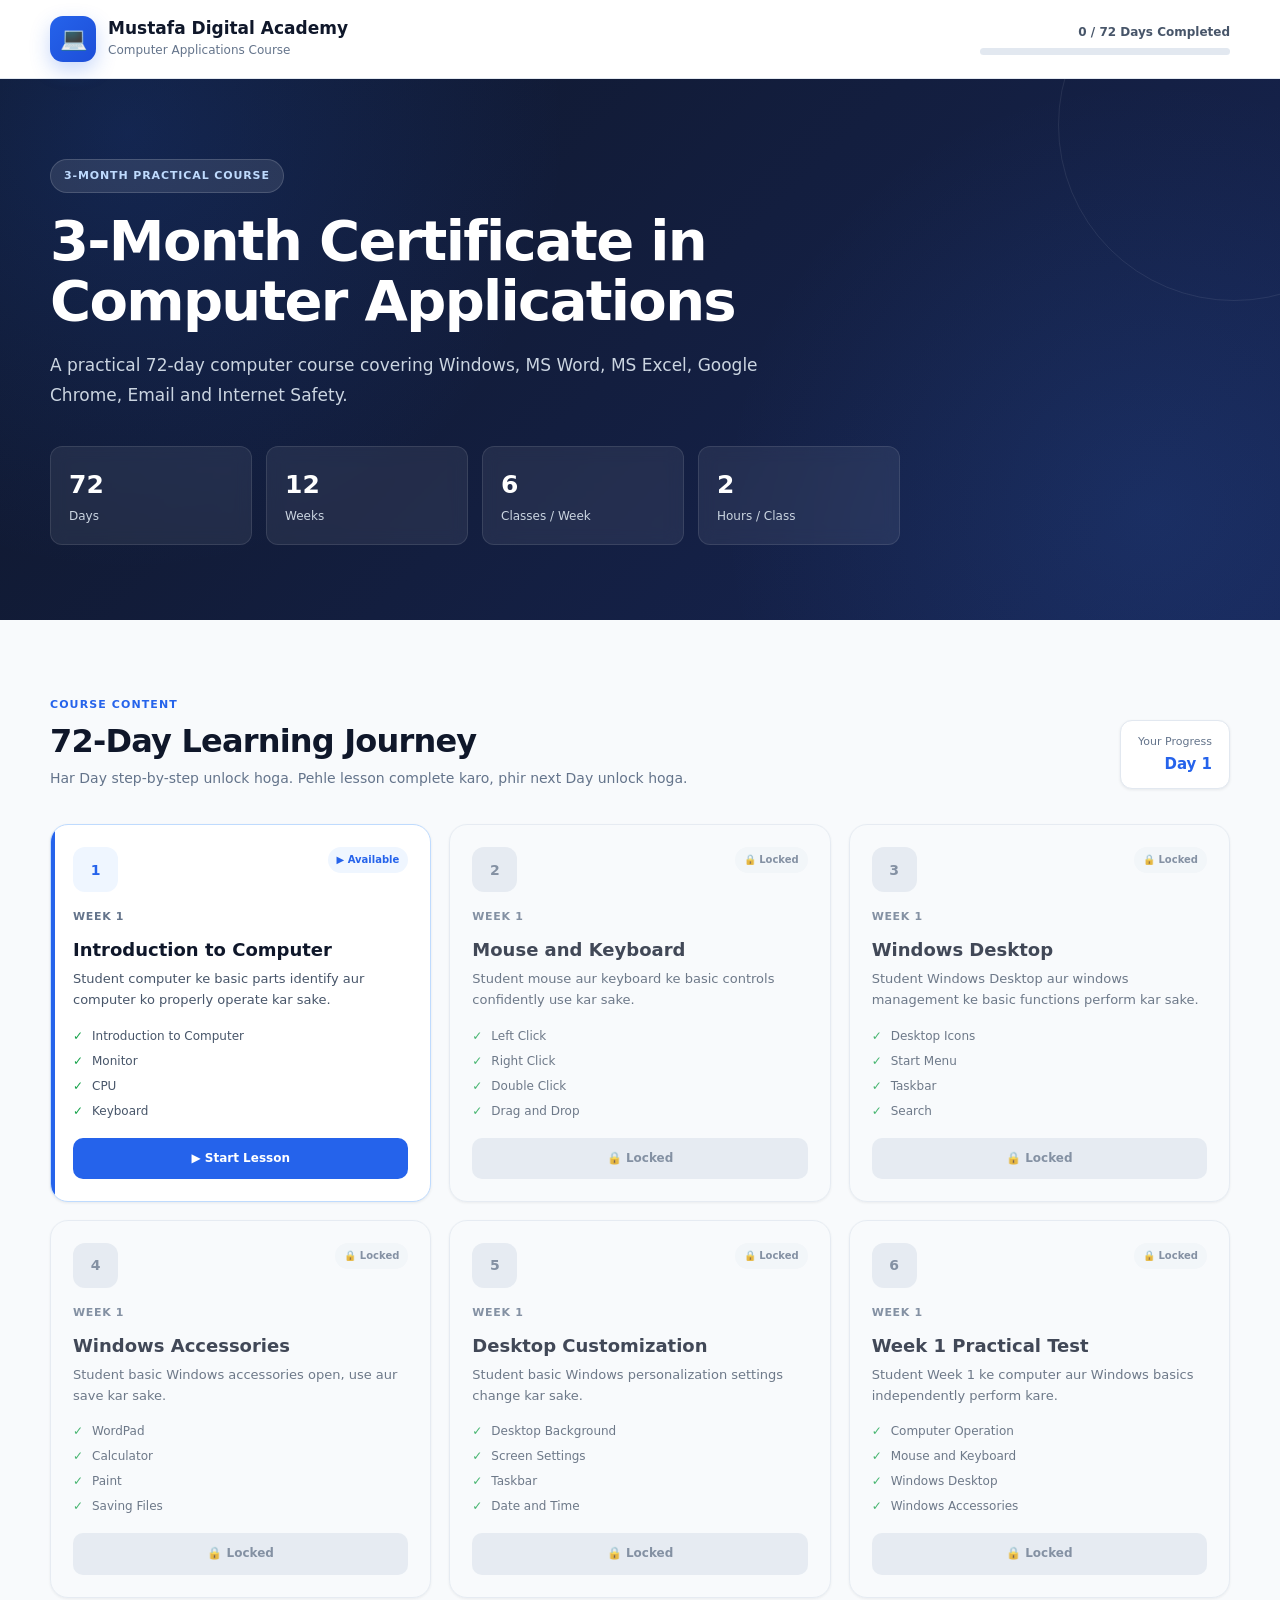
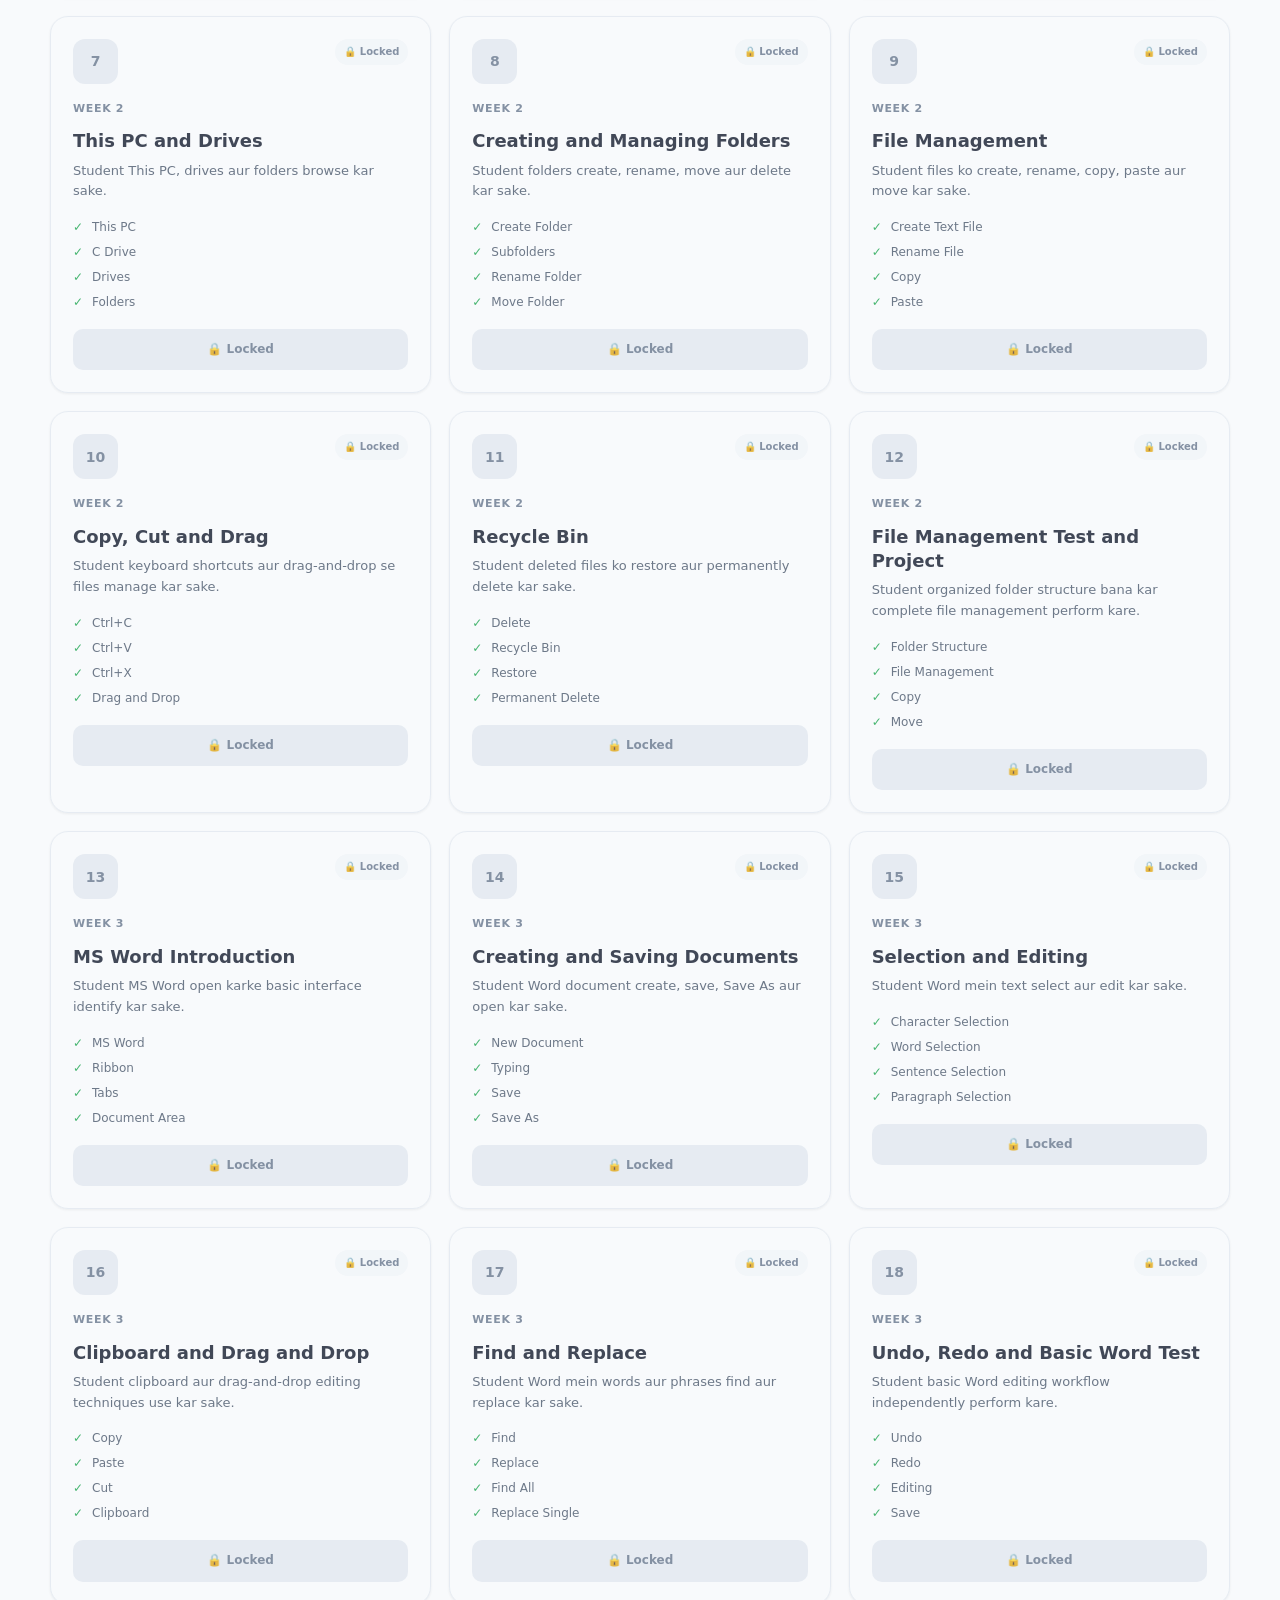
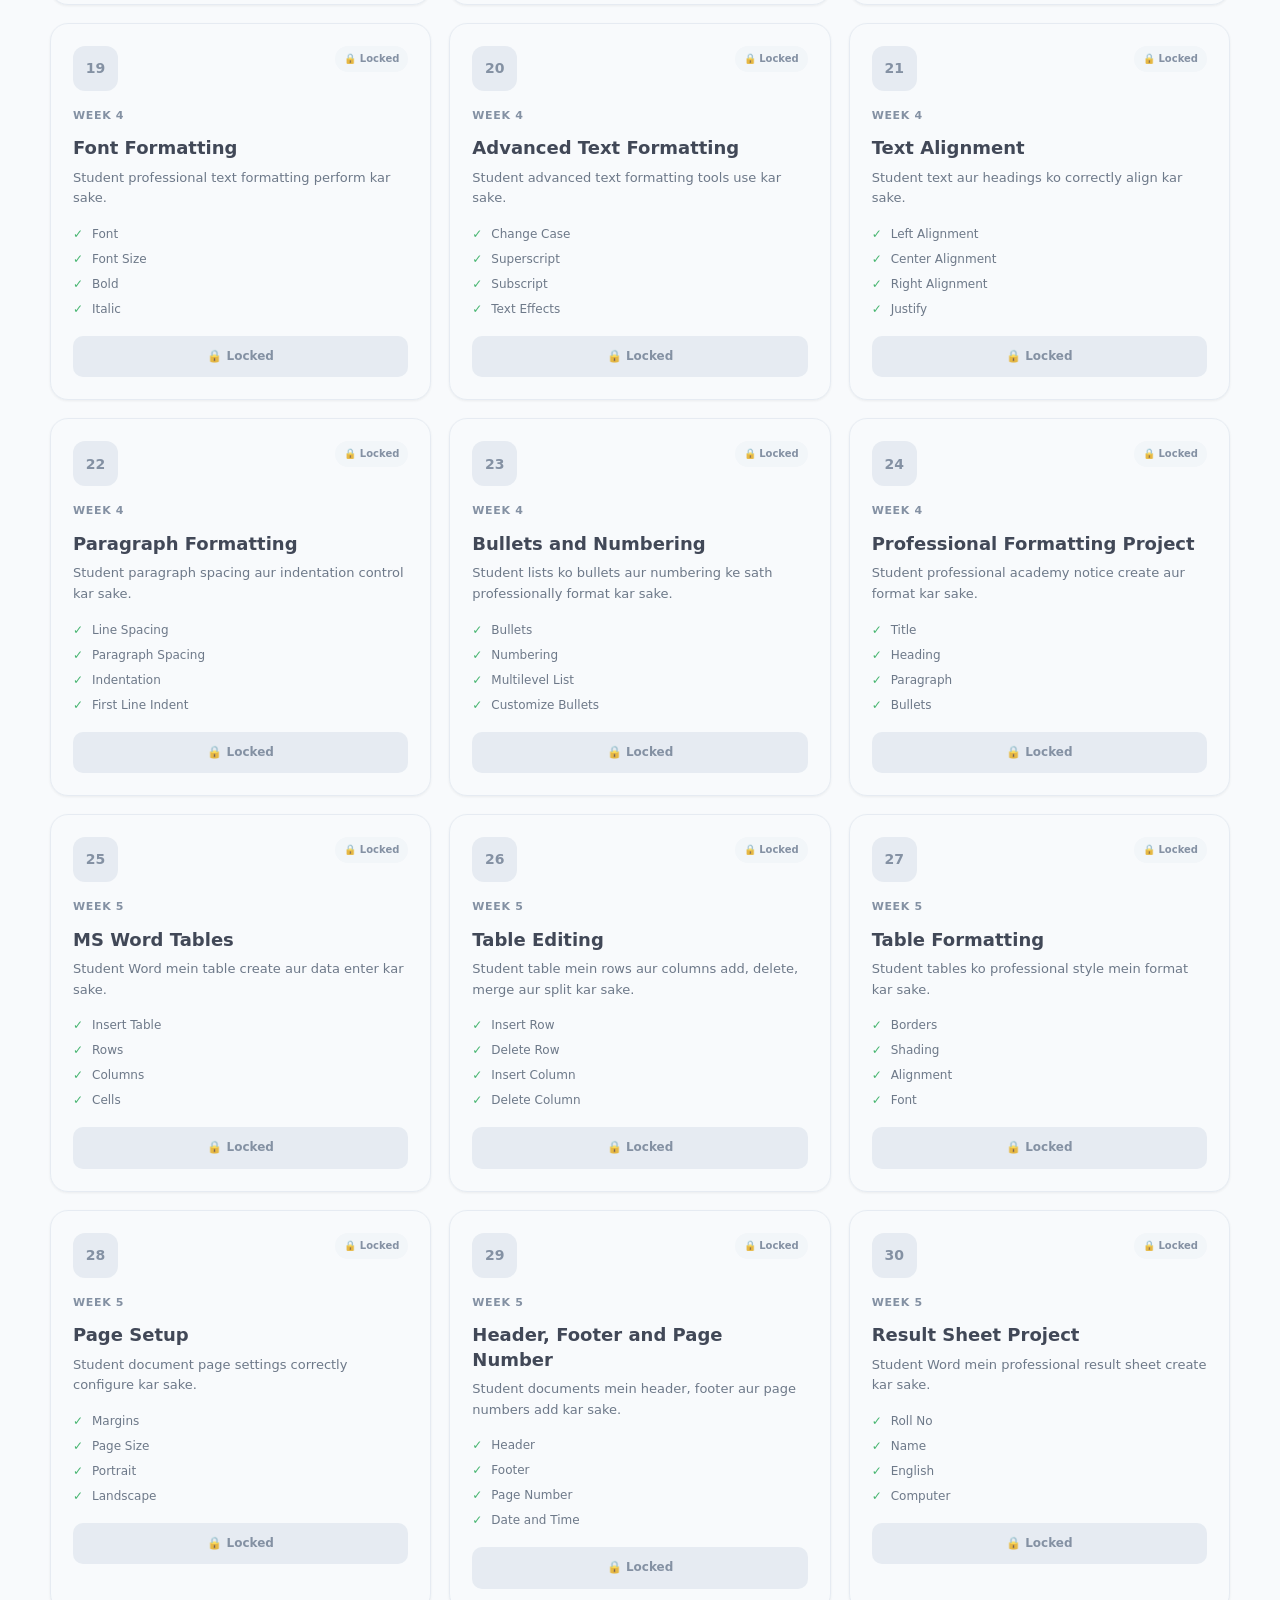
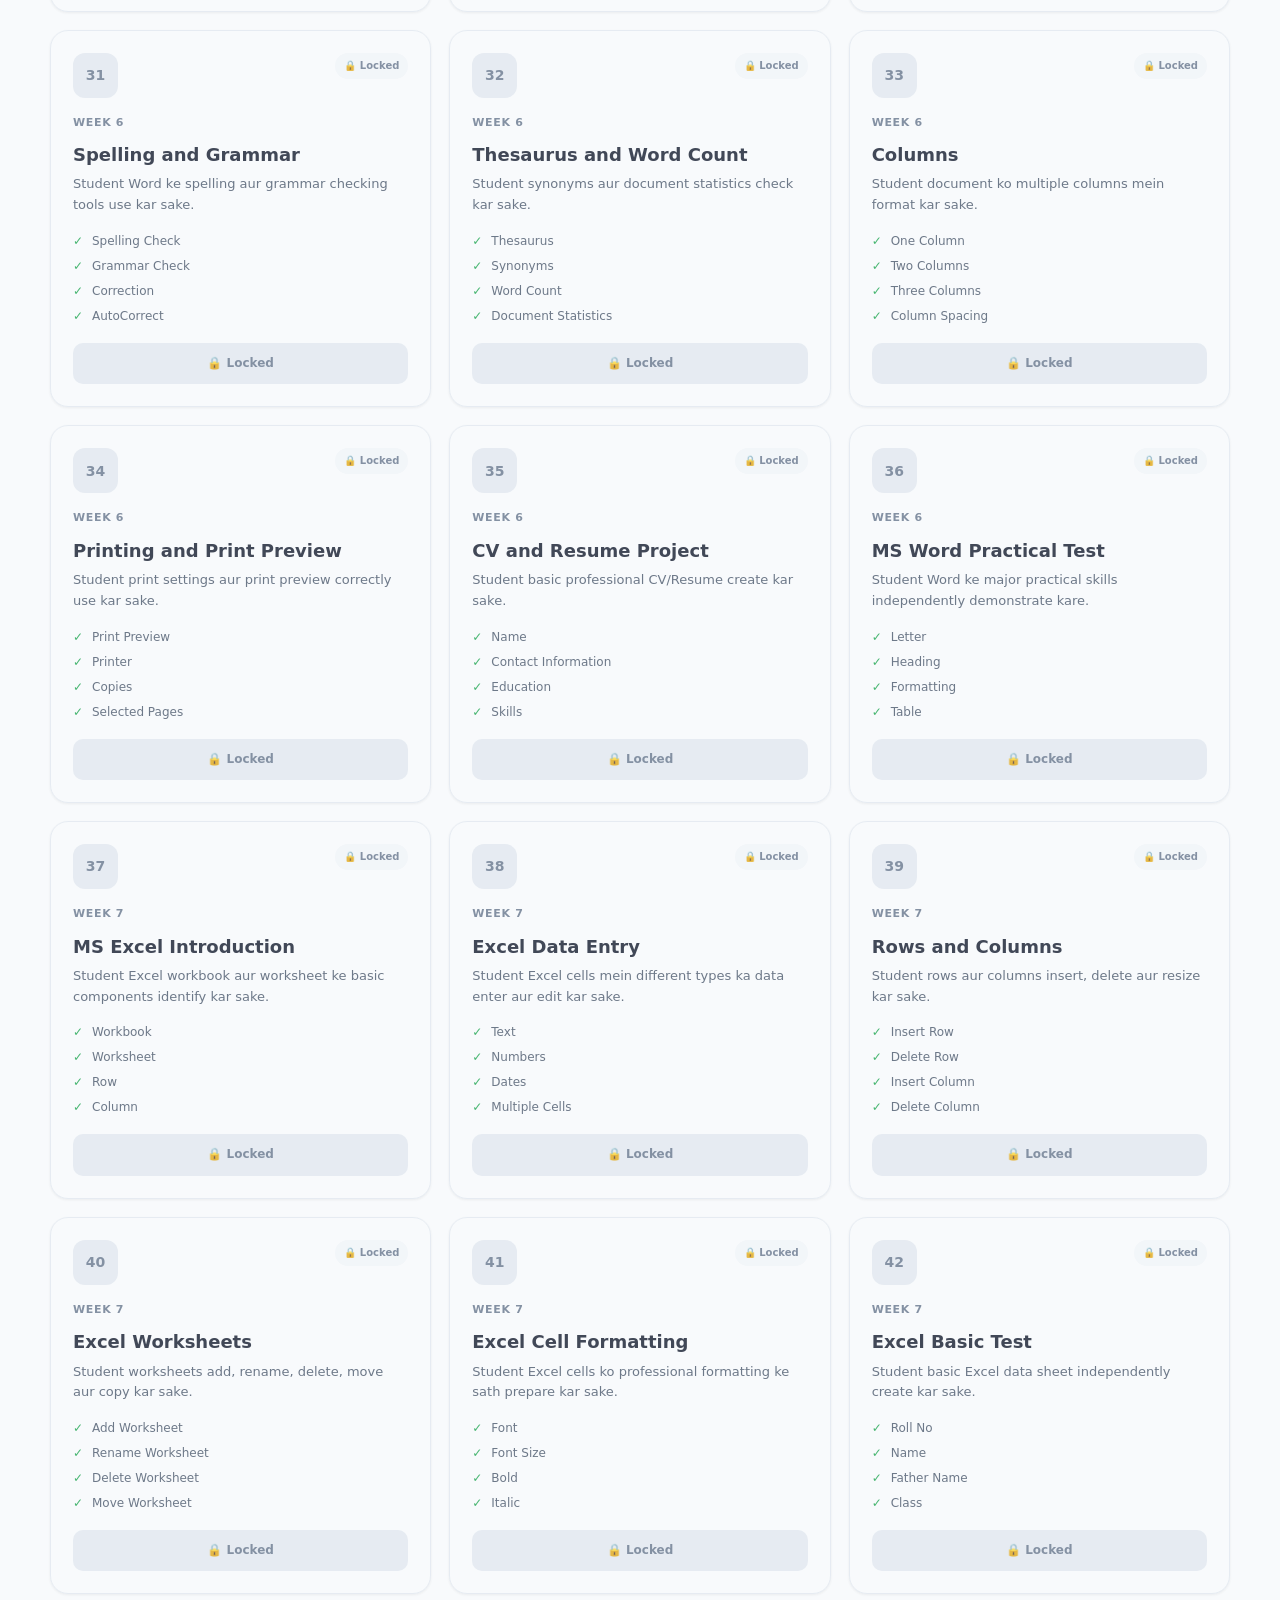
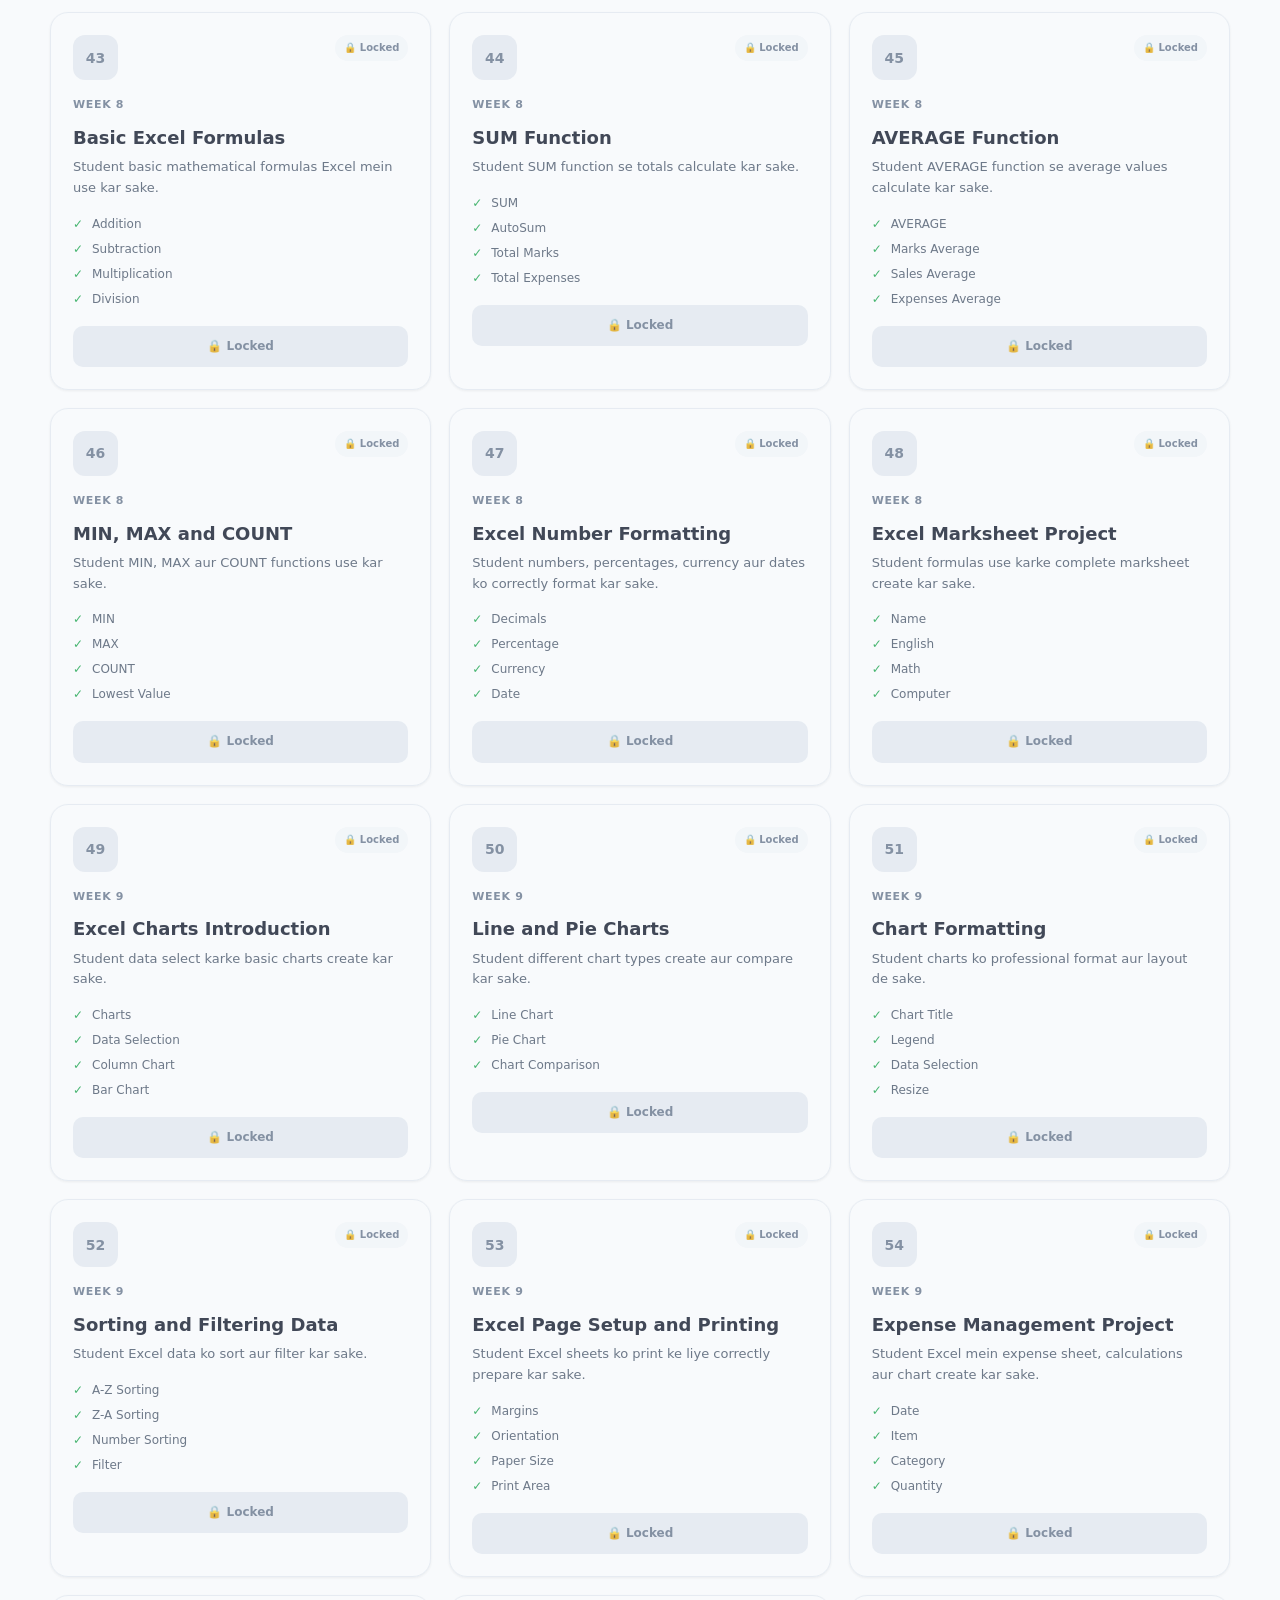
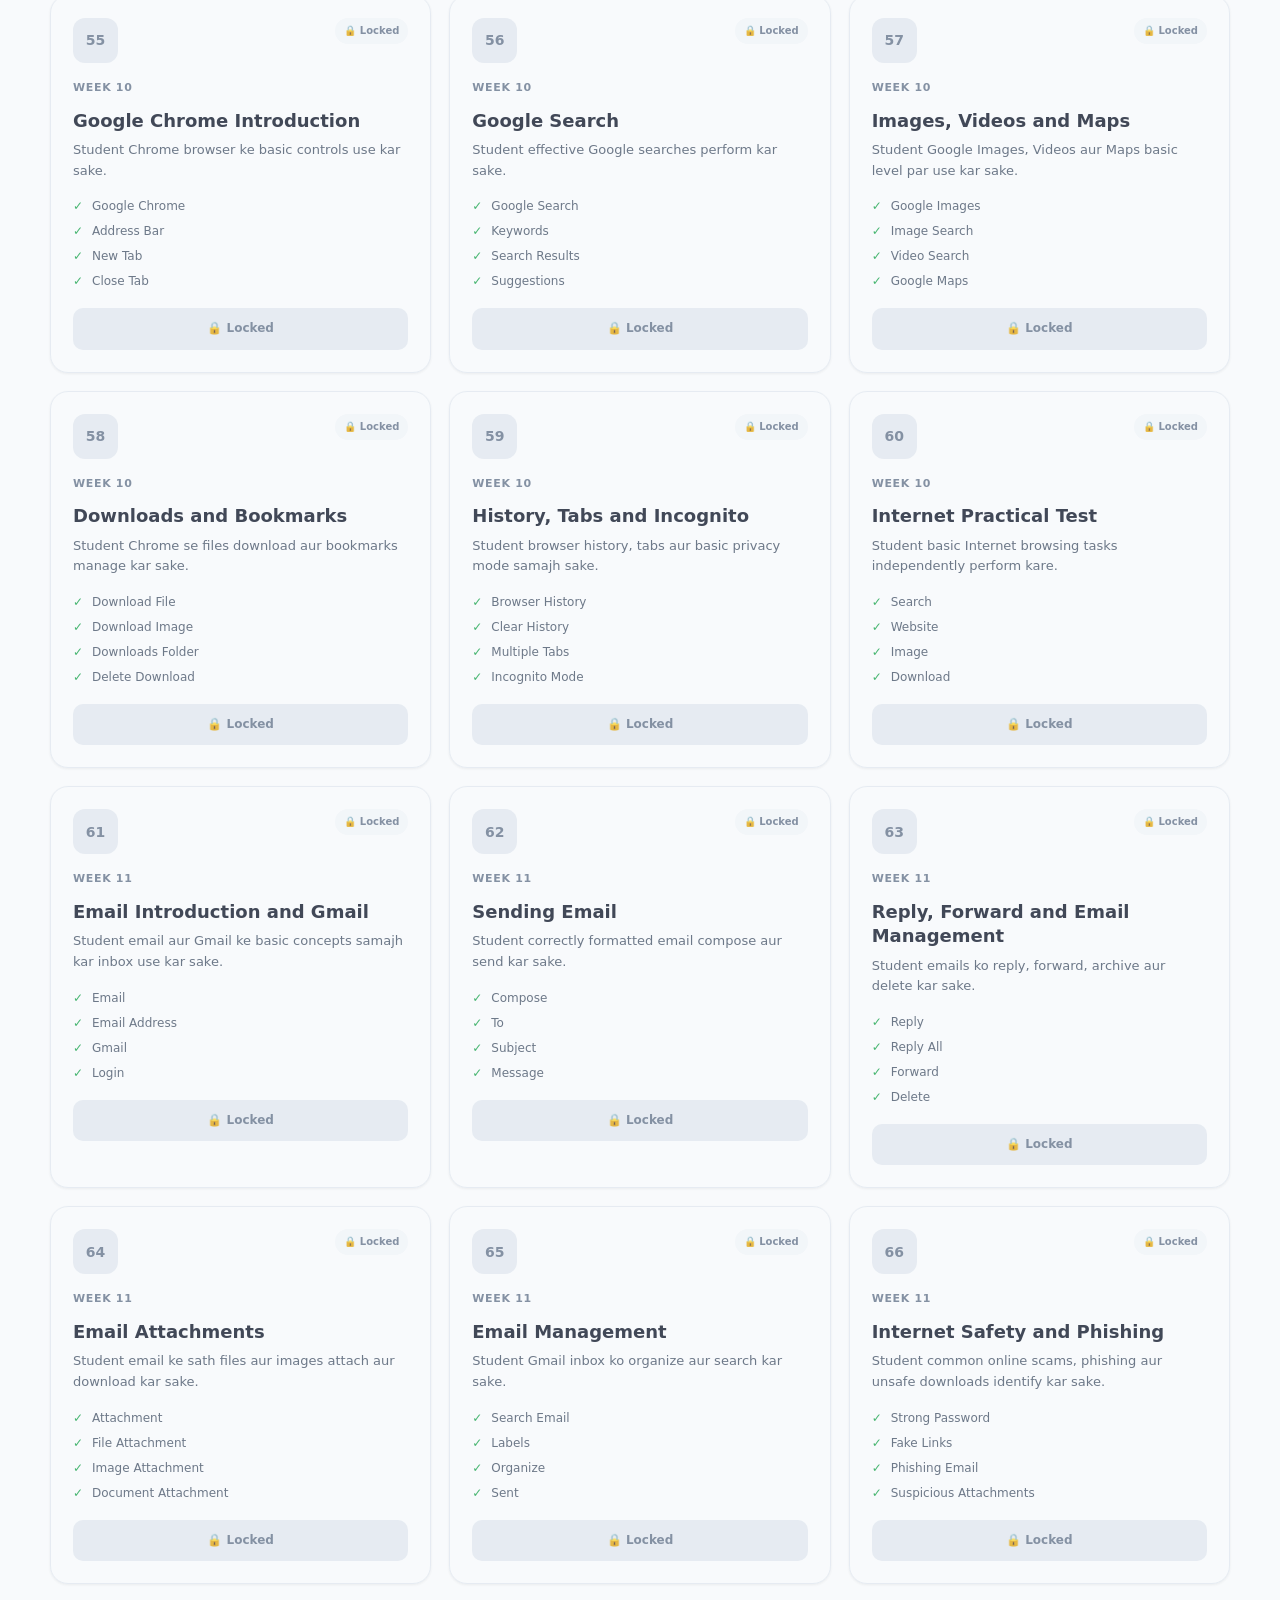
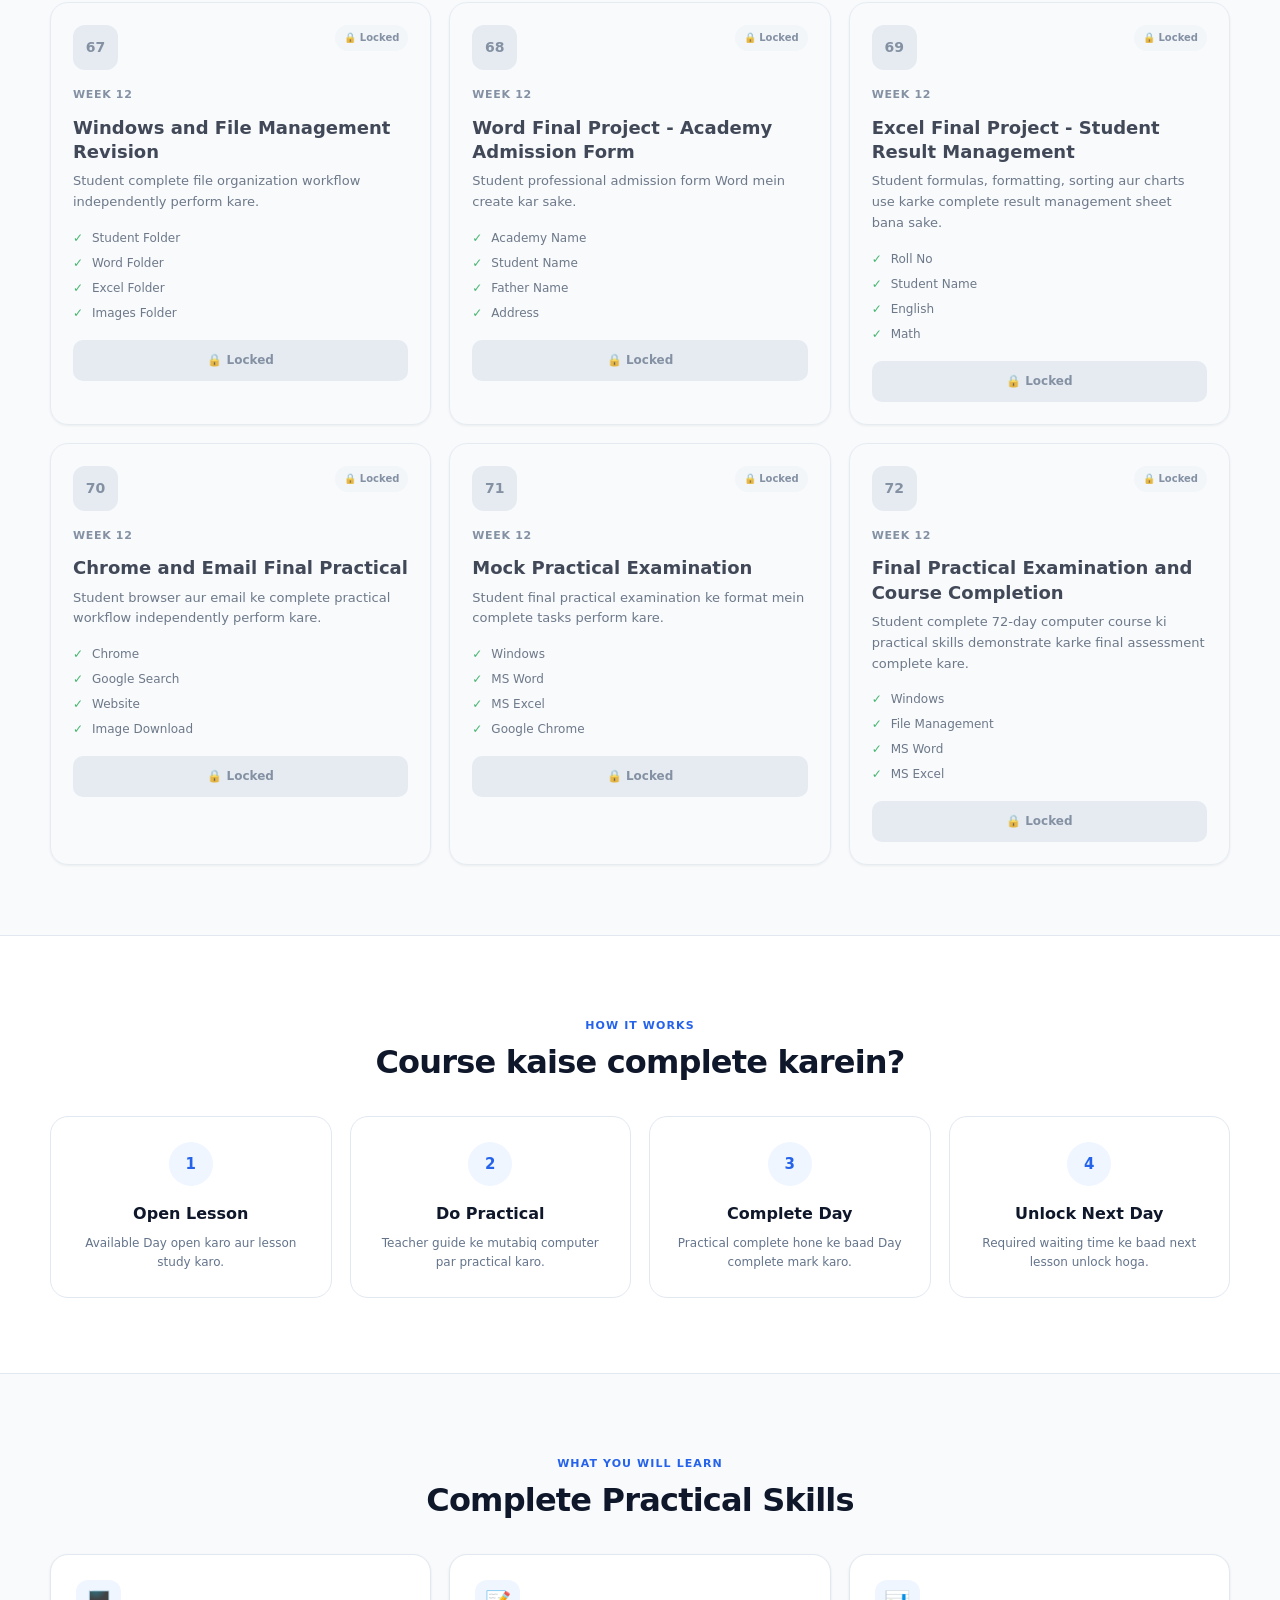
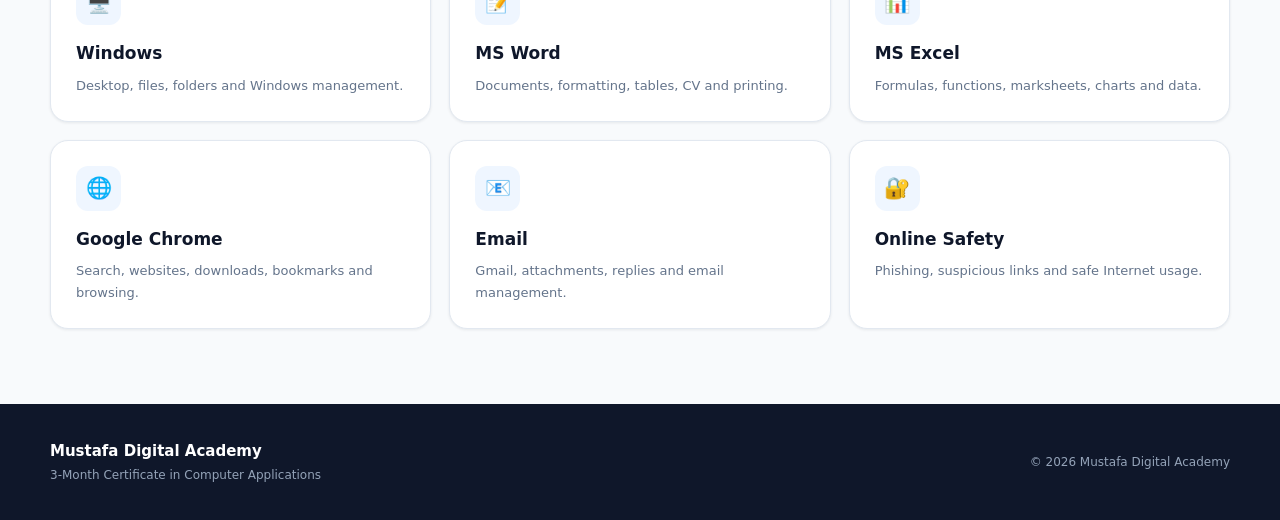
<file: computer/index.html>
<!DOCTYPE html>
<html lang="en">
<head>
  <meta charset="UTF-8">

  <meta name="viewport"
        content="width=device-width, initial-scale=1.0">

  <meta name="description"
        content="3-Month Certificate in Computer Applications by Mustafa Digital Academy. Learn Windows, MS Word, MS Excel, Google Chrome, Email and Internet Safety through 72 practical lessons.">

  <meta name="keywords"
        content="computer course, computer applications, MS Word, MS Excel, Windows, Google Chrome, email, computer training">

  <meta name="author"
        content="Mustafa Digital Academy">

  <meta name="robots"
        content="index, follow">

  <title>Computer Applications Course | Mustafa Digital Academy</title>

  <!-- IMPORTANT:
       These are intentionally relative paths.
       They work correctly inside /computer/
  -->
  <link rel="stylesheet" href="./style.css">
</head>

<body>

<header class="site-header">
  <div class="container header-content">

    <div class="brand">
      <div class="brand-icon">💻</div>

      <div>
        <h1 id="academyName">
          Mustafa Digital Academy
        </h1>

        <p>Computer Applications Course</p>
      </div>
    </div>

    <div class="course-progress">
      <span id="progressText">
        0 / 72 Days Completed
      </span>

      <div class="progress-bar">
        <div
          id="progressFill"
          class="progress-fill">
        </div>
      </div>
    </div>

  </div>
</header>


<main>

  <!-- HERO -->
  <section class="hero">

    <div class="container">

      <div class="hero-content">

        <span class="badge">
          3-MONTH PRACTICAL COURSE
        </span>

        <h2 id="courseTitle">
          3-Month Certificate in Computer Applications
        </h2>

        <p id="courseDescription">
          Learn Windows, MS Word, MS Excel, Google Chrome,
          Email and practical computer skills through
          step-by-step daily lessons.
        </p>

        <div class="course-stats">

          <div class="stat">
            <strong id="totalDays">72</strong>
            <span>Days</span>
          </div>

          <div class="stat">
            <strong>12</strong>
            <span>Weeks</span>
          </div>

          <div class="stat">
            <strong>6</strong>
            <span>Classes / Week</span>
          </div>

          <div class="stat">
            <strong>2</strong>
            <span>Hours / Class</span>
          </div>

        </div>

      </div>

    </div>

  </section>


  <!-- COURSE -->
  <section class="course-section">

    <div class="container">

      <div class="section-heading">

        <div>

          <span class="section-label">
            COURSE CONTENT
          </span>

          <h2>
            72-Day Learning Journey
          </h2>

          <p>
            Har Day step-by-step unlock hoga.
            Pehle lesson complete karo, phir next Day unlock hoga.
          </p>

        </div>

        <div class="current-status">

          <span>Your Progress</span>

          <strong id="statusText">
            Day 1
          </strong>

        </div>

      </div>


      <!-- LOADING -->
      <div
        id="loading"
        class="loading">

        <div class="spinner"></div>

        <p>
          Course lessons loading...
        </p>

      </div>


      <!-- ERROR -->
      <div
        id="errorMessage"
        class="error-message"
        style="display:none;">

        <h3>Course Load Error</h3>

        <p id="errorText">
          Course data load nahi ho saka.
        </p>

        <button
          id="retryButton"
          class="btn btn-primary">
          Try Again
        </button>

      </div>


      <!-- DAYS -->
      <div
        id="daysContainer"
        class="days-container">
      </div>

    </div>

  </section>


  <!-- HOW IT WORKS -->
  <section class="how-section">

    <div class="container">

      <div class="section-heading centered">

        <span class="section-label">
          HOW IT WORKS
        </span>

        <h2>
          Course kaise complete karein?
        </h2>

      </div>


      <div class="steps-grid">

        <div class="step-card">
          <div class="step-number">1</div>

          <h3>Open Lesson</h3>

          <p>
            Available Day open karo aur lesson study karo.
          </p>
        </div>


        <div class="step-card">
          <div class="step-number">2</div>

          <h3>Do Practical</h3>

          <p>
            Teacher guide ke mutabiq computer par practical karo.
          </p>
        </div>


        <div class="step-card">
          <div class="step-number">3</div>

          <h3>Complete Day</h3>

          <p>
            Practical complete hone ke baad Day complete mark karo.
          </p>
        </div>


        <div class="step-card">
          <div class="step-number">4</div>

          <h3>Unlock Next Day</h3>

          <p>
            Required waiting time ke baad next lesson unlock hoga.
          </p>
        </div>

      </div>

    </div>

  </section>


  <!-- FEATURES -->
  <section class="features-section">

    <div class="container">

      <div class="section-heading centered">

        <span class="section-label">
          WHAT YOU WILL LEARN
        </span>

        <h2>
          Complete Practical Skills
        </h2>

      </div>


      <div class="features-grid">

        <div class="feature-card">
          <span class="feature-icon">🖥️</span>
          <h3>Windows</h3>
          <p>
            Desktop, files, folders and Windows management.
          </p>
        </div>


        <div class="feature-card">
          <span class="feature-icon">📝</span>
          <h3>MS Word</h3>
          <p>
            Documents, formatting, tables, CV and printing.
          </p>
        </div>


        <div class="feature-card">
          <span class="feature-icon">📊</span>
          <h3>MS Excel</h3>
          <p>
            Formulas, functions, marksheets, charts and data.
          </p>
        </div>


        <div class="feature-card">
          <span class="feature-icon">🌐</span>
          <h3>Google Chrome</h3>
          <p>
            Search, websites, downloads, bookmarks and browsing.
          </p>
        </div>


        <div class="feature-card">
          <span class="feature-icon">📧</span>
          <h3>Email</h3>
          <p>
            Gmail, attachments, replies and email management.
          </p>
        </div>


        <div class="feature-card">
          <span class="feature-icon">🔐</span>
          <h3>Online Safety</h3>
          <p>
            Phishing, suspicious links and safe Internet usage.
          </p>
        </div>

      </div>

    </div>

  </section>

</main>


<!-- FOOTER -->
<footer class="site-footer">

  <div class="container">

    <div class="footer-content">

      <div>

        <h3>
          Mustafa Digital Academy
        </h3>

        <p>
          3-Month Certificate in Computer Applications
        </p>

      </div>

      <div>

        <p>
          © <span id="currentYear"></span>
          Mustafa Digital Academy
        </p>

      </div>

    </div>

  </div>

</footer>


<!-- LESSON MODAL -->
<div
  id="lessonModal"
  class="modal"
  aria-hidden="true">

  <div
    class="modal-overlay"
    id="modalOverlay">
  </div>

  <div class="modal-content">

    <button
      id="modalClose"
      class="modal-close"
      aria-label="Close">
      ×
    </button>

    <div id="lessonContent"></div>

  </div>

</div>


<!-- IMPORTANT: relative path -->
<script src="./script.js"></script>

</body>
</html>
</file>
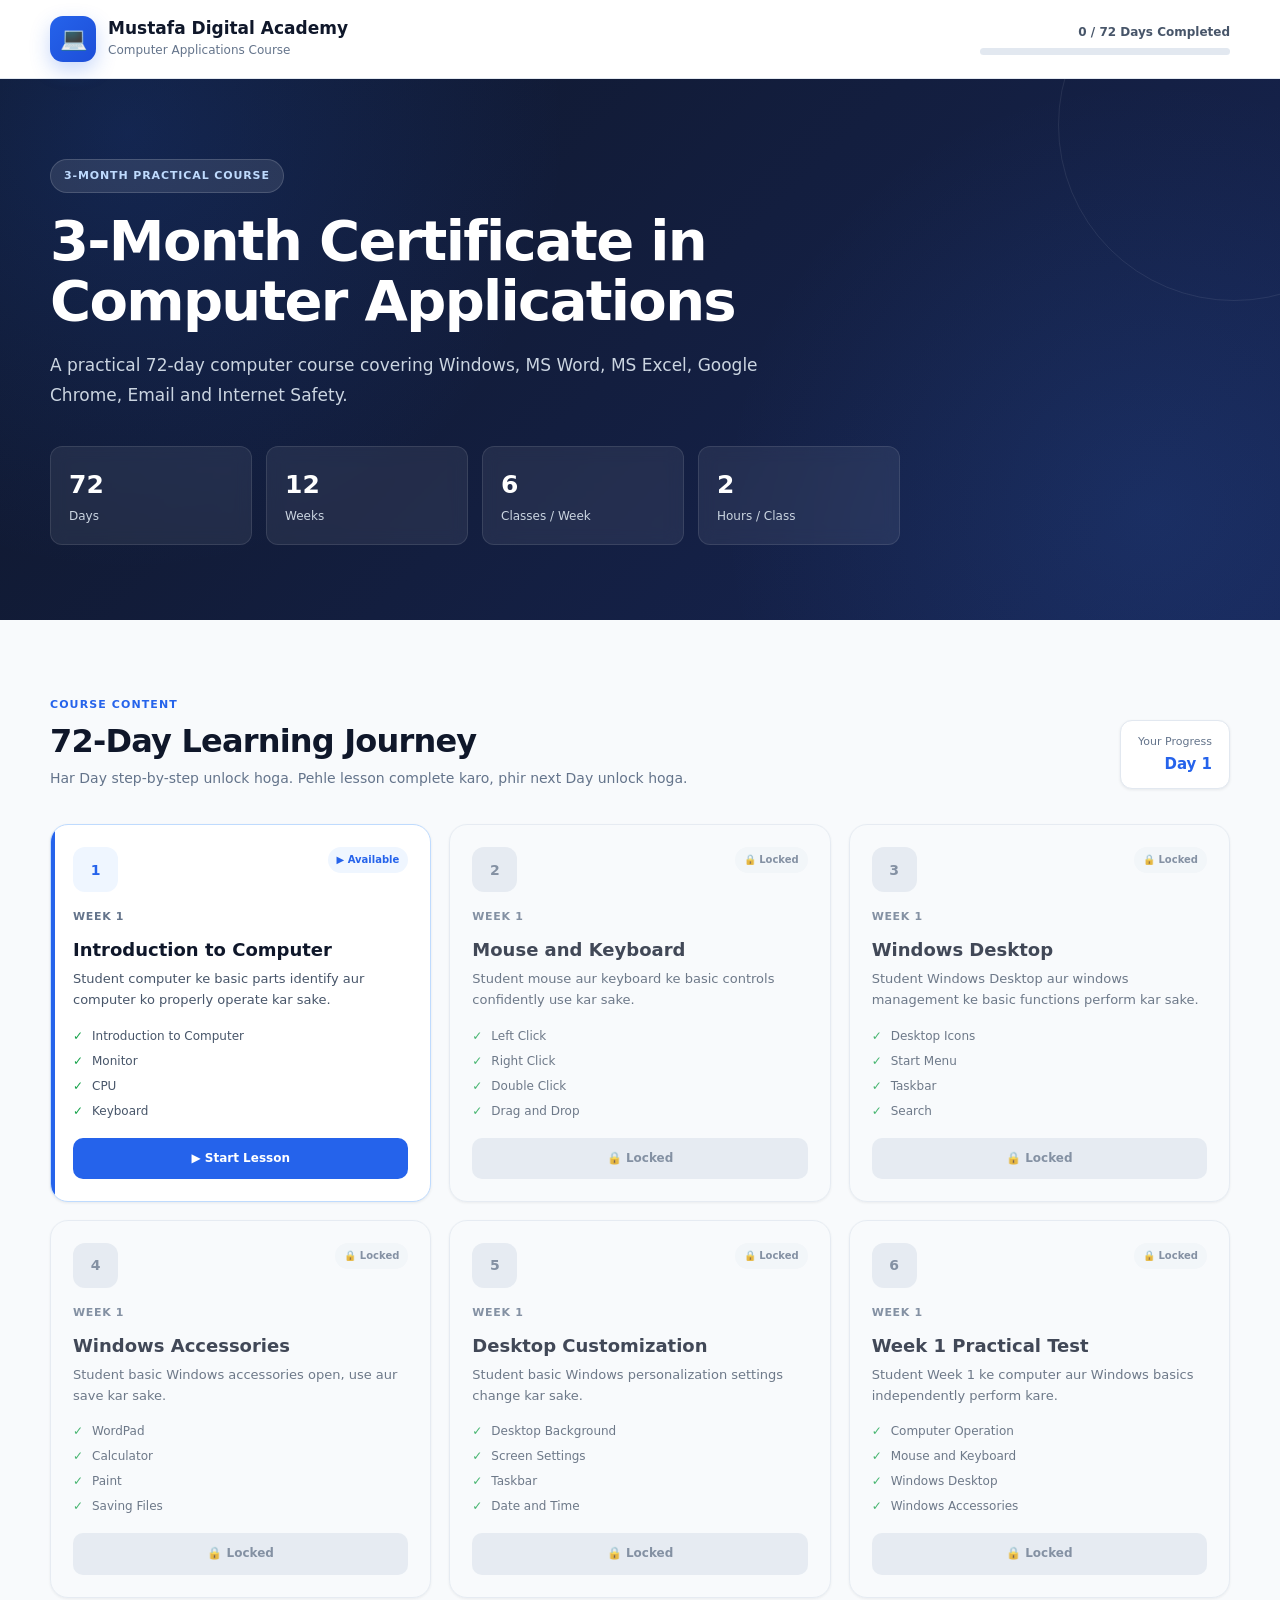
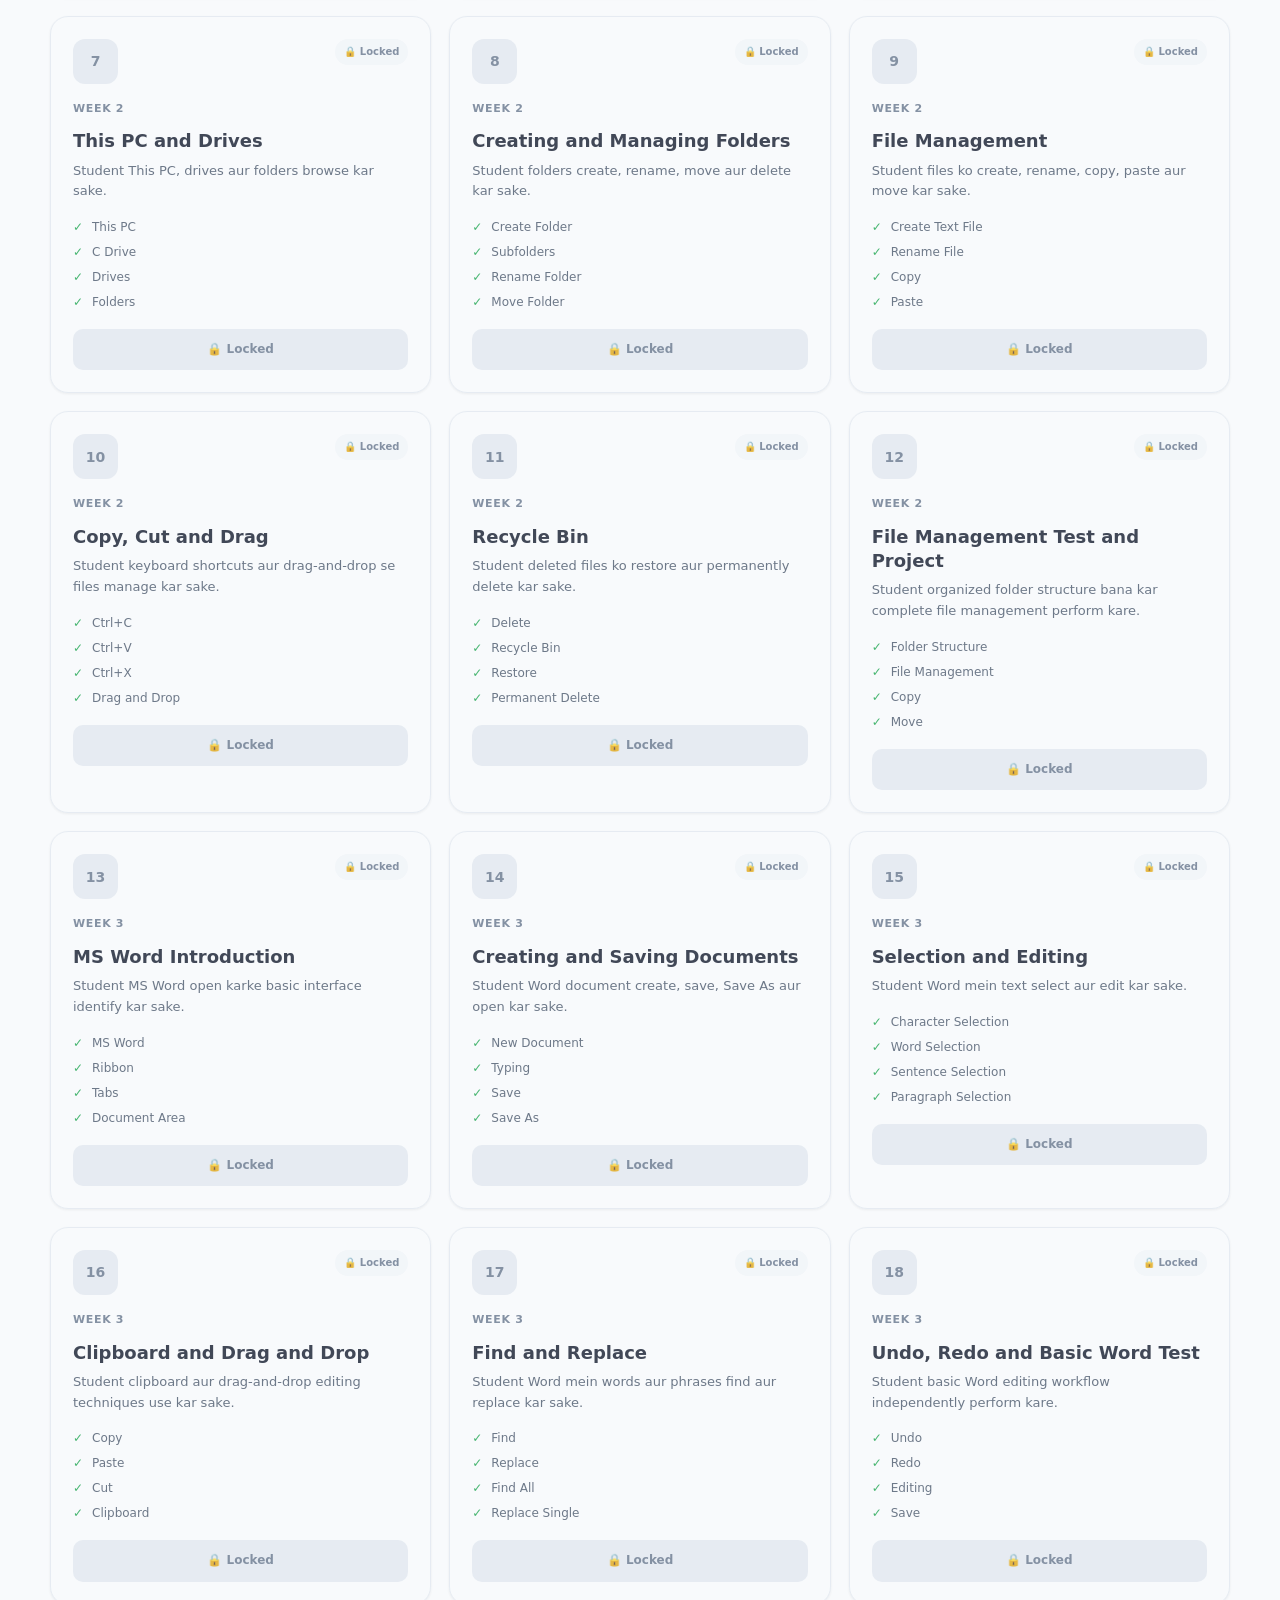
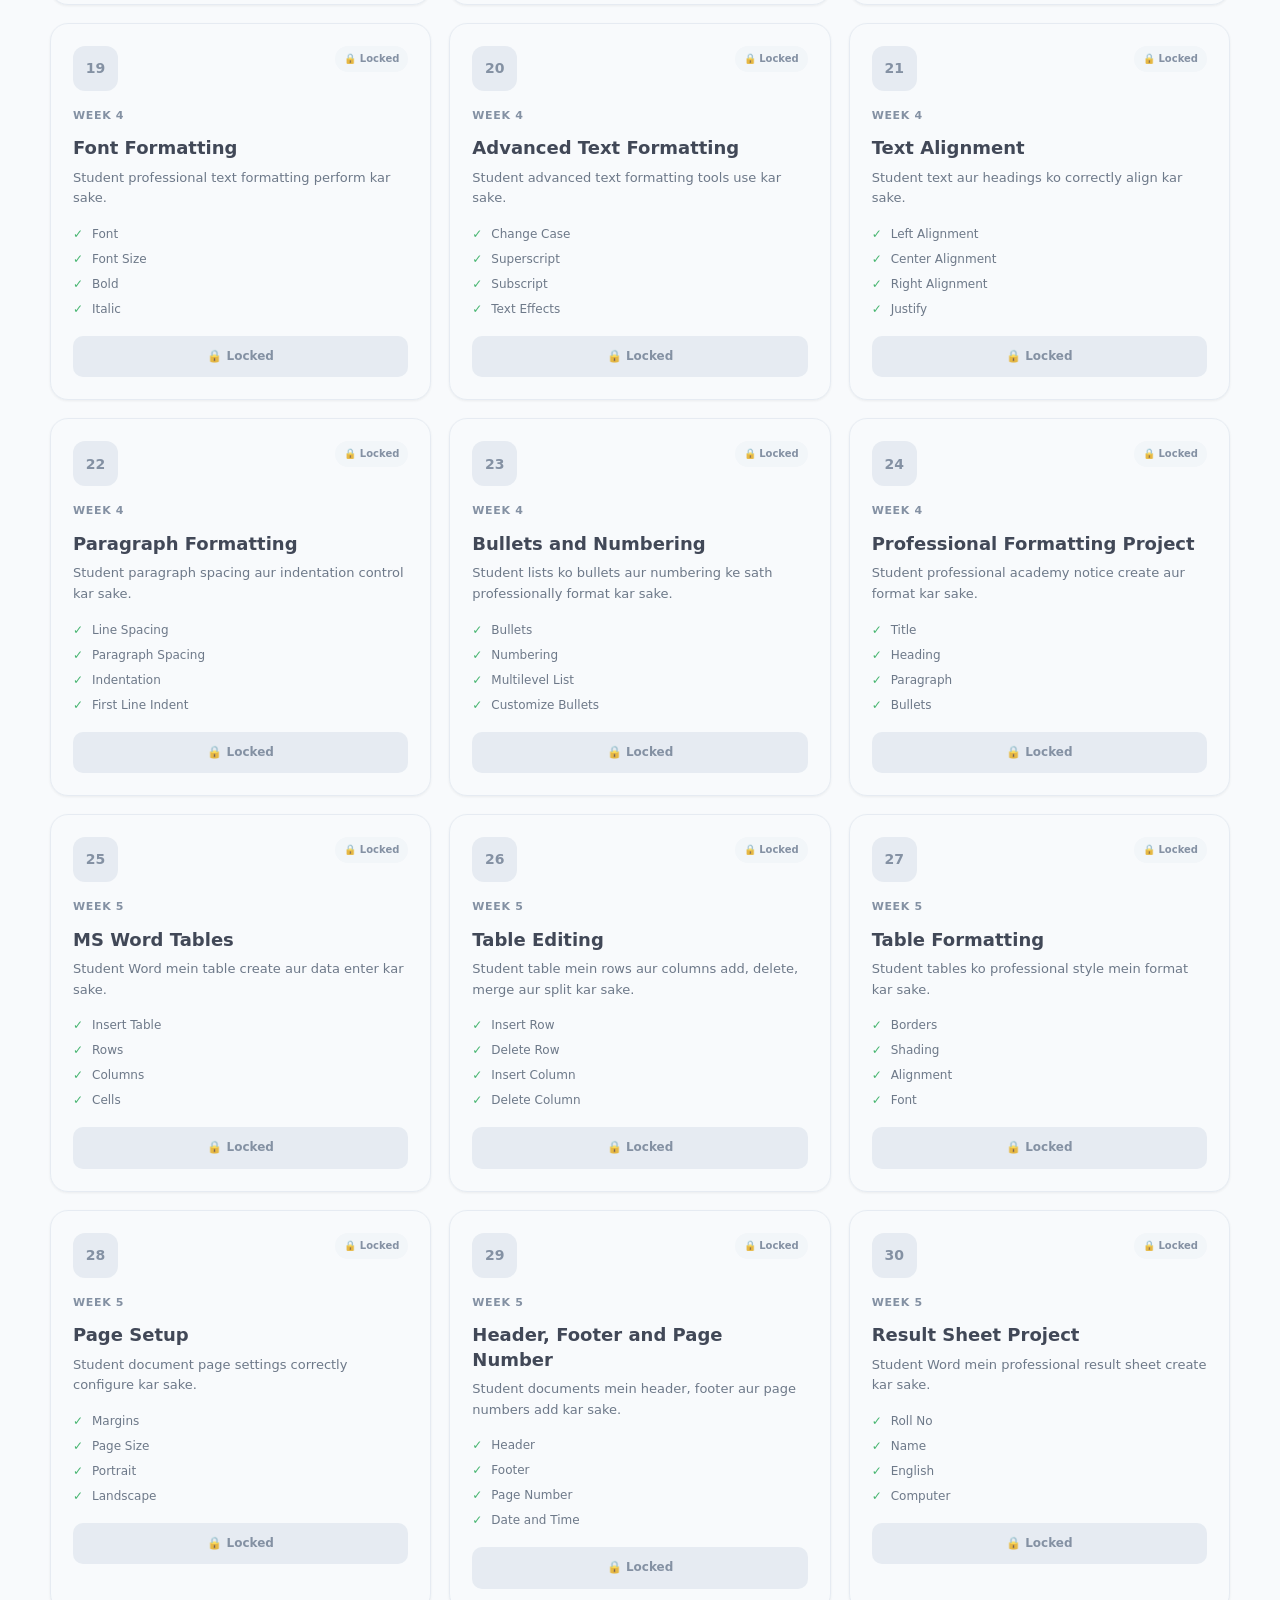
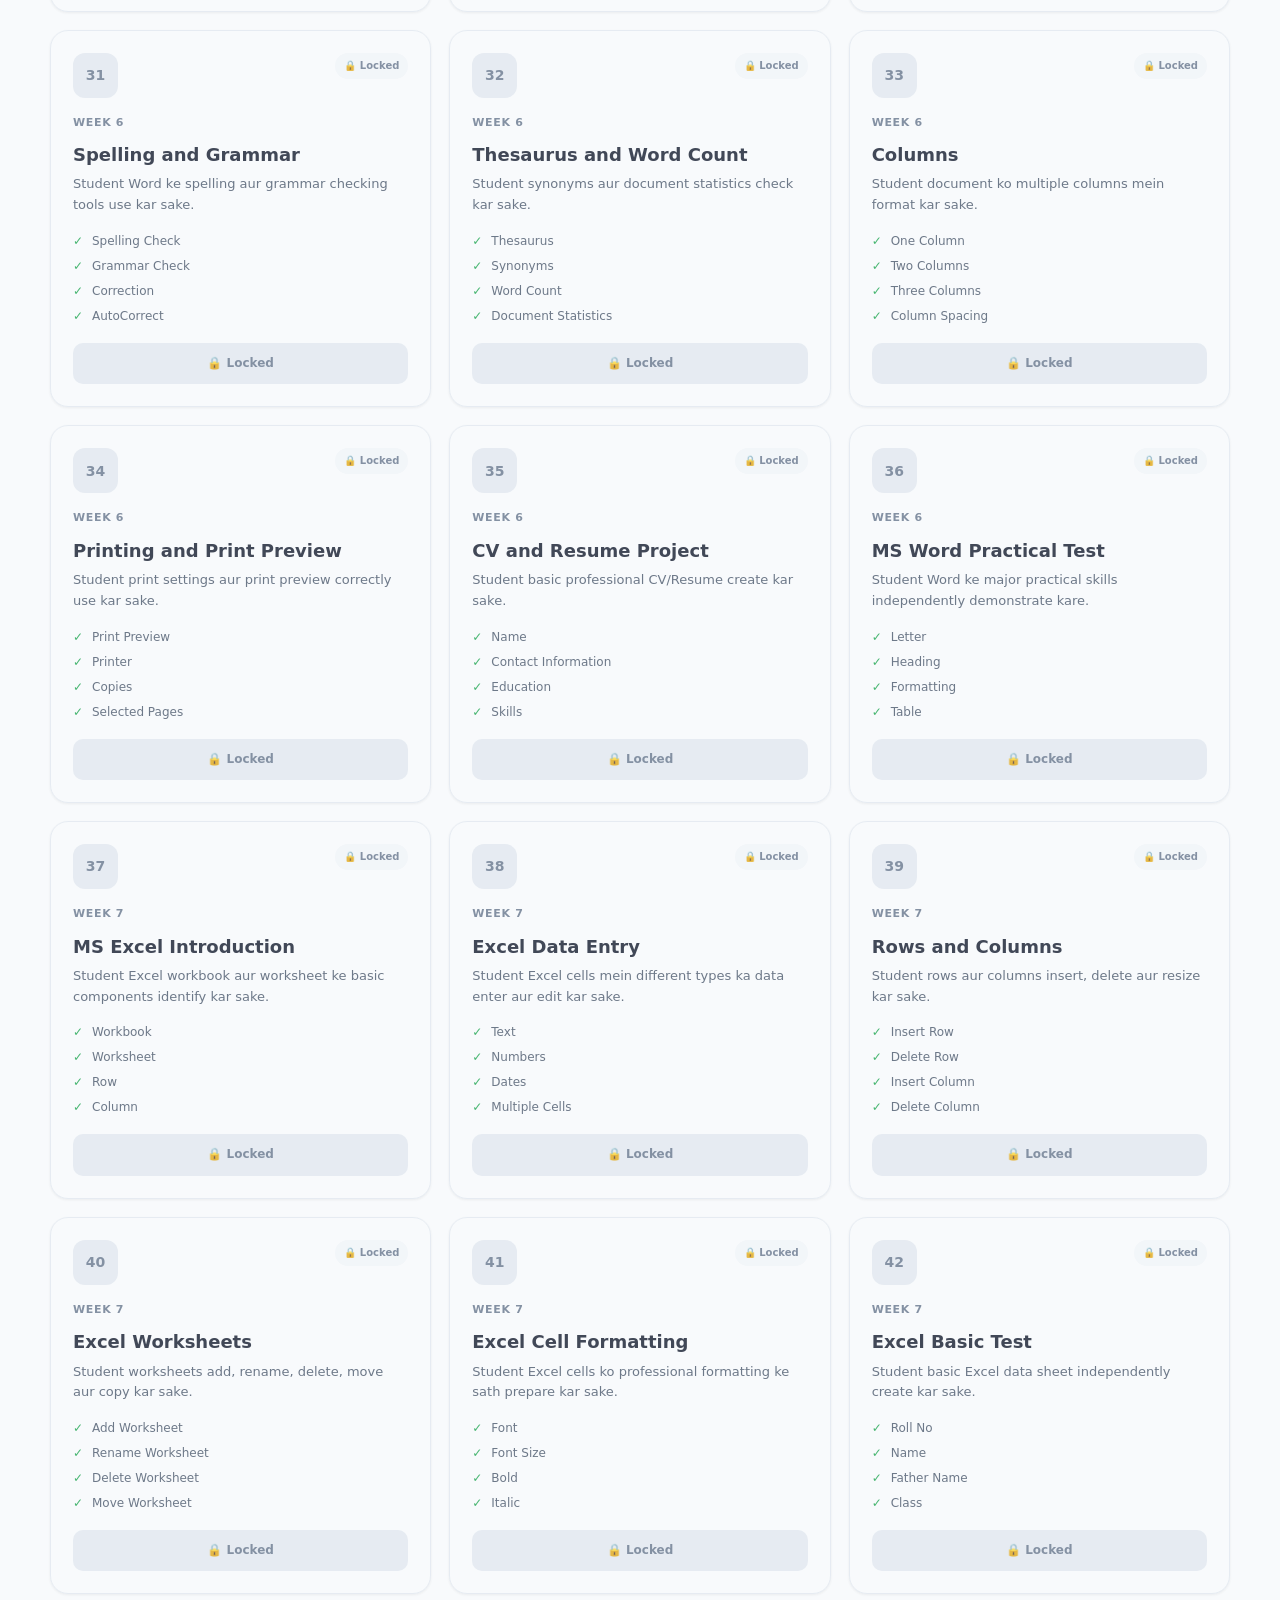
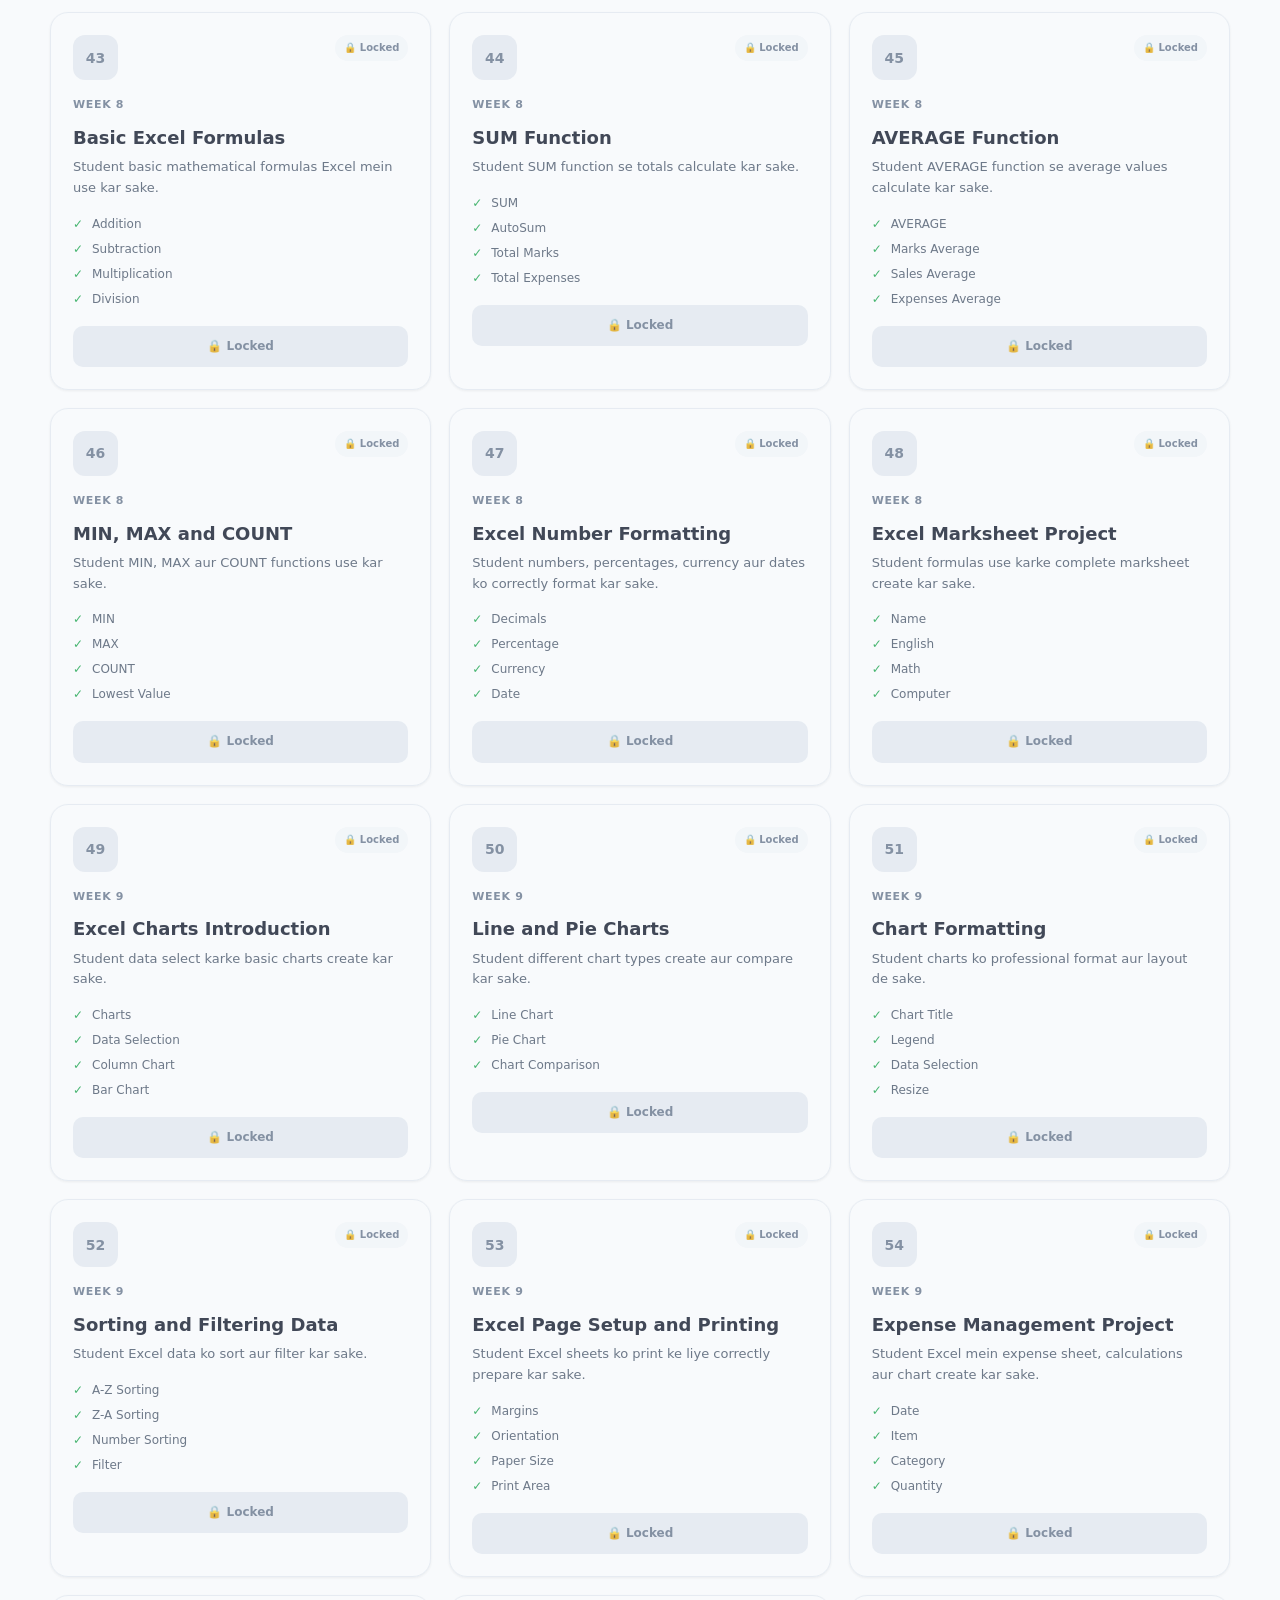
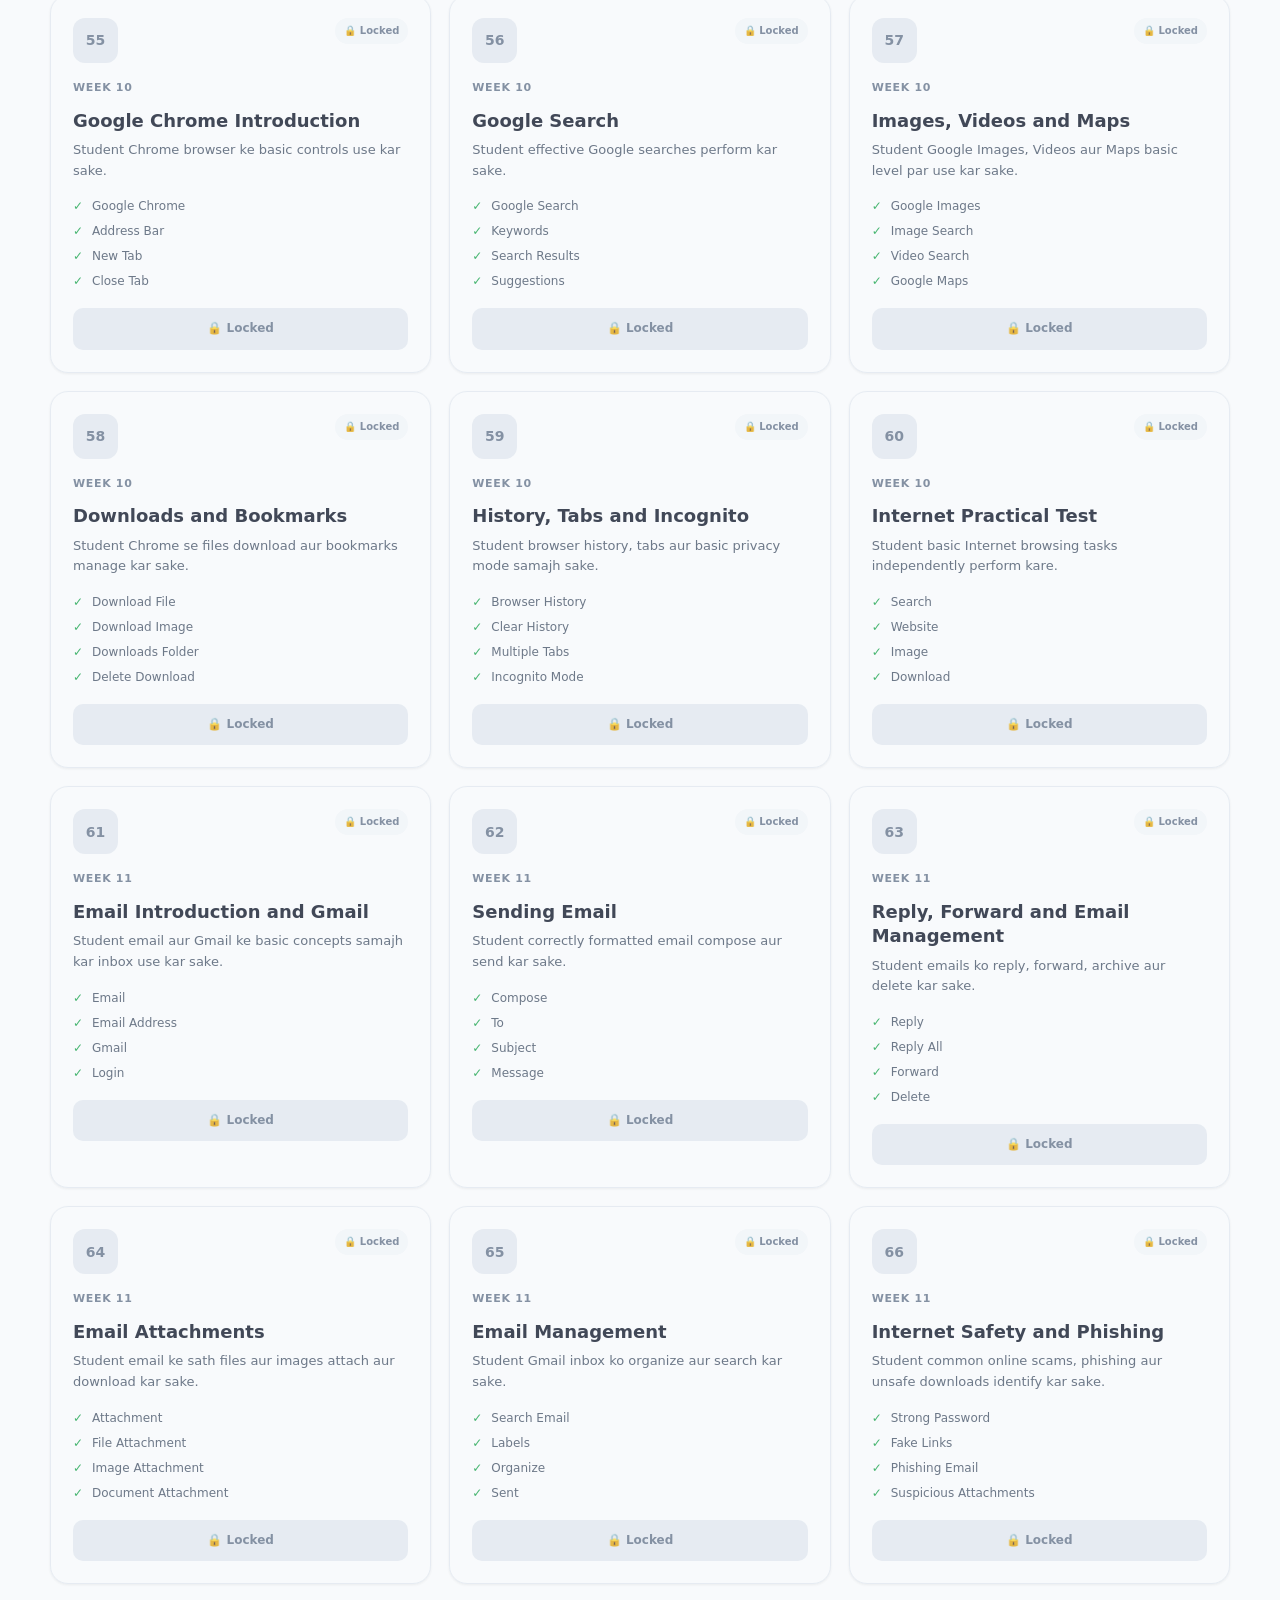
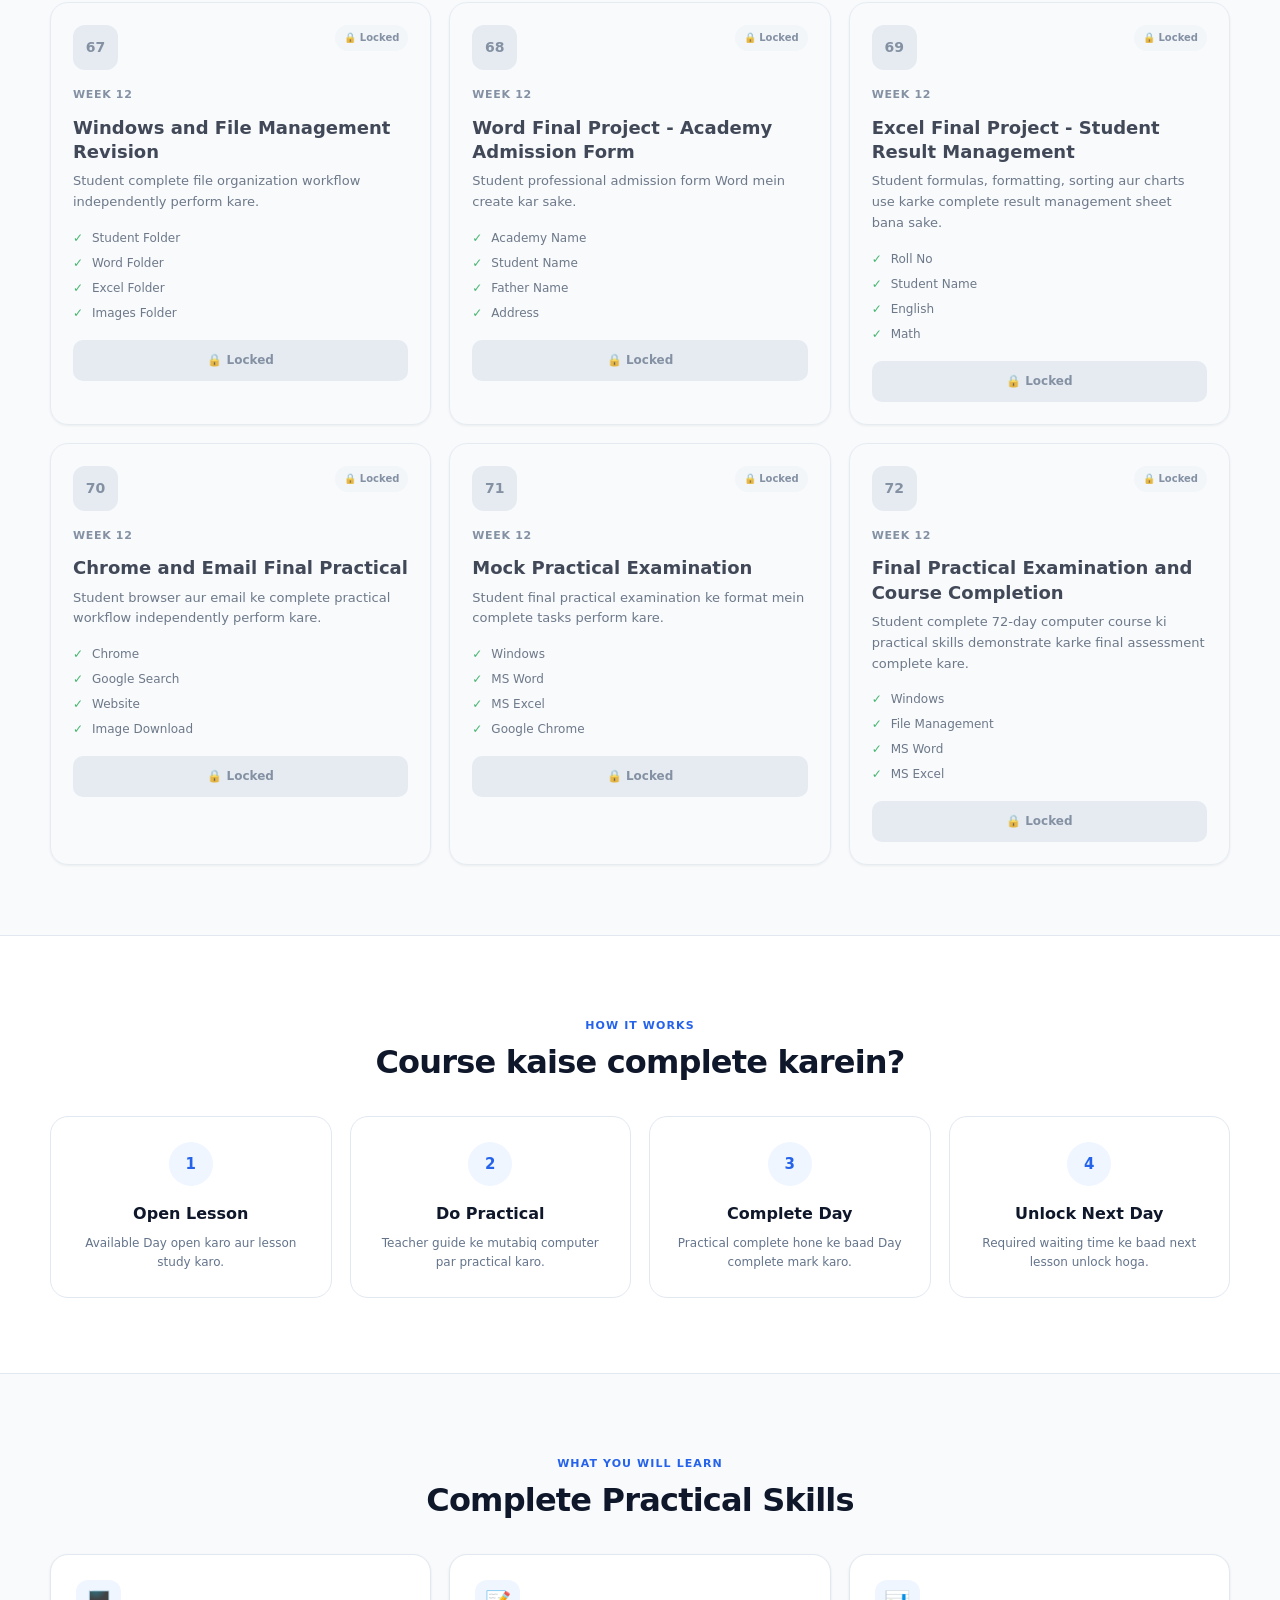
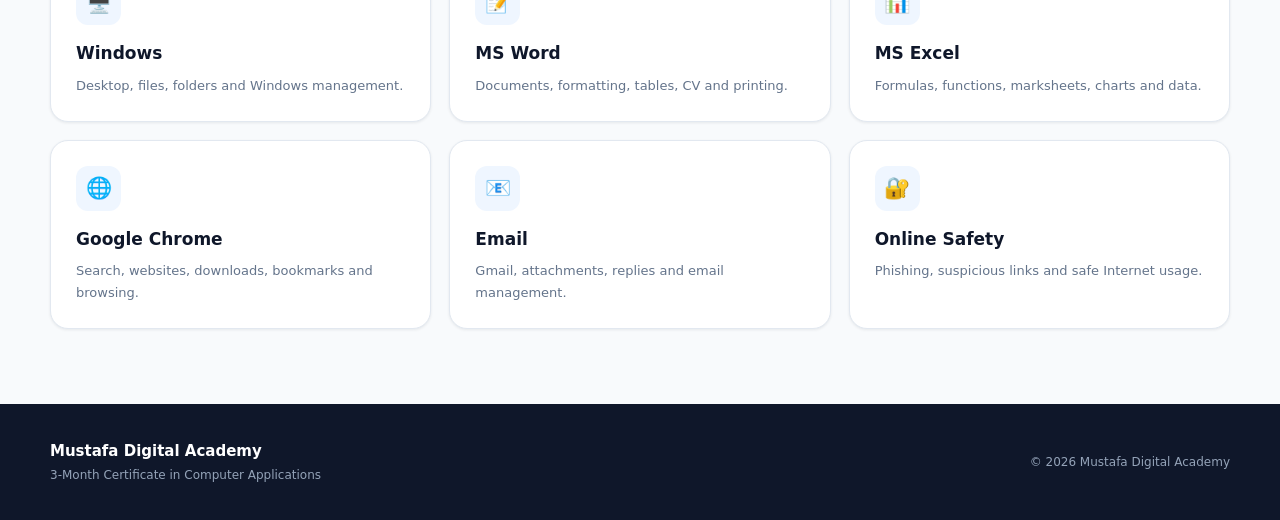
<file: computer/Index.html>
<!DOCTYPE html>
<html lang="en">
<head>
  <meta charset="UTF-8">

  <meta name="viewport"
        content="width=device-width, initial-scale=1.0">

  <meta name="description"
        content="3-Month Certificate in Computer Applications - 72 Days practical computer course covering Windows, MS Word, MS Excel, Google Chrome and Email.">

  <meta name="keywords"
        content="computer course, MS Word, MS Excel, Windows, Google Chrome, email, computer applications">

  <meta name="author"
        content="Mustafa Digital Academy">

  <title>Computer Applications Course | Mustafa Digital Academy</title>

  <link rel="stylesheet" href="style.css">
</head>

<body>

  <!-- HEADER -->
  <header class="site-header">
    <div class="container header-content">

      <div class="brand">
        <div class="brand-icon">💻</div>

        <div>
          <h1 id="academyName">
            Mustafa Digital Academy
          </h1>

          <p>
            Computer Applications Course
          </p>
        </div>
      </div>

      <div class="course-progress">
        <span id="progressText">
          0 / 72 Days Completed
        </span>

        <div class="progress-bar">
          <div
            id="progressFill"
            class="progress-fill">
          </div>
        </div>
      </div>

    </div>
  </header>


  <!-- MAIN -->
  <main>

    <!-- HERO -->
    <section class="hero">

      <div class="container">

        <div class="hero-content">

          <span class="badge">
            3-MONTH PRACTICAL COURSE
          </span>

          <h2 id="courseTitle">
            3-Month Certificate in Computer Applications
          </h2>

          <p id="courseDescription">
            Learn Windows, MS Word, MS Excel, Google Chrome,
            Email and practical computer skills through
            step-by-step daily lessons.
          </p>

          <div class="course-stats">

            <div class="stat">
              <strong id="totalDays">
                72
              </strong>

              <span>
                Days
              </span>
            </div>

            <div class="stat">
              <strong>
                12
              </strong>

              <span>
                Weeks
              </span>
            </div>

            <div class="stat">
              <strong>
                6
              </strong>

              <span>
                Classes / Week
              </span>
            </div>

            <div class="stat">
              <strong>
                2
              </strong>

              <span>
                Hours / Class
              </span>
            </div>

          </div>

        </div>

      </div>

    </section>


    <!-- COURSE DASHBOARD -->
    <section class="course-section">

      <div class="container">

        <div class="section-heading">

          <div>
            <span class="section-label">
              COURSE CONTENT
            </span>

            <h2>
              72-Day Learning Journey
            </h2>

            <p>
              Har Day step-by-step unlock hoga.
              Pehle lesson complete karo, phir next Day unlock hoga.
            </p>
          </div>

          <div class="current-status">

            <span>
              Your Progress
            </span>

            <strong id="statusText">
              Day 1
            </strong>

          </div>

        </div>


        <!-- LOADING -->
        <div
          id="loading"
          class="loading">

          <div class="spinner"></div>

          <p>
            Course lessons loading...
          </p>

        </div>


        <!-- ERROR -->
        <div
          id="errorMessage"
          class="error-message"
          style="display:none;">

          <h3>
            Course Load Error
          </h3>

          <p id="errorText">
            pc.json load nahi ho saka.
          </p>

          <button
            onclick="location.reload()"
            class="btn btn-primary">
            Try Again
          </button>

        </div>


        <!-- DAYS -->
        <div
          id="daysContainer"
          class="days-container">
        </div>

      </div>

    </section>


    <!-- HOW IT WORKS -->
    <section class="how-section">

      <div class="container">

        <div class="section-heading centered">

          <span class="section-label">
            HOW IT WORKS
          </span>

          <h2>
            Course kaise complete karein?
          </h2>

        </div>


        <div class="steps-grid">

          <div class="step-card">

            <div class="step-number">
              1
            </div>

            <h3>
              Open Lesson
            </h3>

            <p>
              Available Day open karo aur lesson study karo.
            </p>

          </div>


          <div class="step-card">

            <div class="step-number">
              2
            </div>

            <h3>
              Do Practical
            </h3>

            <p>
              Teacher guide ke mutabiq computer par practical karo.
            </p>

          </div>


          <div class="step-card">

            <div class="step-number">
              3
            </div>

            <h3>
              Complete Day
            </h3>

            <p>
              Practical complete hone ke baad Day complete mark karo.
            </p>

          </div>


          <div class="step-card">

            <div class="step-number">
              4
            </div>

            <h3>
              Unlock Next Day
            </h3>

            <p>
              Required waiting time ke baad next lesson unlock hoga.
            </p>

          </div>

        </div>

      </div>

    </section>


    <!-- COURSE FEATURES -->
    <section class="features-section">

      <div class="container">

        <div class="section-heading centered">

          <span class="section-label">
            WHAT YOU WILL LEARN
          </span>

          <h2>
            Complete Practical Skills
          </h2>

        </div>


        <div class="features-grid">

          <div class="feature-card">
            <span class="feature-icon">🖥️</span>
            <h3>Windows</h3>
            <p>
              Desktop, files, folders and Windows management.
            </p>
          </div>


          <div class="feature-card">
            <span class="feature-icon">📝</span>
            <h3>MS Word</h3>
            <p>
              Documents, formatting, tables, CV and printing.
            </p>
          </div>


          <div class="feature-card">
            <span class="feature-icon">📊</span>
            <h3>MS Excel</h3>
            <p>
              Formulas, functions, marksheets, charts and data.
            </p>
          </div>


          <div class="feature-card">
            <span class="feature-icon">🌐</span>
            <h3>Google Chrome</h3>
            <p>
              Search, websites, downloads, bookmarks and browsing.
            </p>
          </div>


          <div class="feature-card">
            <span class="feature-icon">📧</span>
            <h3>Email</h3>
            <p>
              Gmail, attachments, replies and email management.
            </p>
          </div>


          <div class="feature-card">
            <span class="feature-icon">🔐</span>
            <h3>Online Safety</h3>
            <p>
              Phishing, suspicious links and safe Internet usage.
            </p>
          </div>

        </div>

      </div>

    </section>

  </main>


  <!-- FOOTER -->
  <footer class="site-footer">

    <div class="container">

      <div class="footer-content">

        <div>
          <h3>
            Mustafa Digital Academy
          </h3>

          <p>
            3-Month Certificate in Computer Applications
          </p>
        </div>

        <div>
          <p>
            © <span id="currentYear"></span>
            Mustafa Digital Academy
          </p>
        </div>

      </div>

    </div>

  </footer>


  <!-- DAY MODAL -->
  <div
    id="lessonModal"
    class="modal"
    aria-hidden="true">

    <div class="modal-overlay"
         onclick="closeLesson()">
    </div>

    <div class="modal-content">

      <button
        class="modal-close"
        onclick="closeLesson()"
        aria-label="Close">
        ×
      </button>

      <div id="lessonContent">
      </div>

    </div>

  </div>


  <!-- JAVASCRIPT -->
  <script src="script.js"></script>

</body>
</html>
</file>
<file: computer/style.css>
/* =========================================================
   MUSTAFA DIGITAL ACADEMY
   3-MONTH COMPUTER APPLICATIONS COURSE
   Professional Responsive Course Dashboard
   ========================================================= */


/* =========================================================
   1. ROOT VARIABLES
   ========================================================= */

:root {
  --primary: #2563eb;
  --primary-dark: #1d4ed8;
  --primary-light: #eff6ff;

  --secondary: #0f172a;
  --secondary-light: #1e293b;

  --success: #16a34a;
  --success-light: #f0fdf4;

  --warning: #f59e0b;
  --warning-light: #fffbeb;

  --danger: #dc2626;
  --danger-light: #fef2f2;

  --white: #ffffff;
  --black: #000000;

  --text: #0f172a;
  --text-light: #475569;
  --text-muted: #64748b;

  --border: #e2e8f0;
  --border-light: #f1f5f9;

  --background: #f8fafc;
  --surface: #ffffff;

  --shadow-sm:
    0 1px 3px rgba(15, 23, 42, 0.08);

  --shadow-md:
    0 8px 25px rgba(15, 23, 42, 0.08);

  --shadow-lg:
    0 20px 45px rgba(15, 23, 42, 0.12);

  --radius-sm: 8px;
  --radius-md: 12px;
  --radius-lg: 18px;
  --radius-xl: 24px;

  --container: 1180px;

  --transition:
    0.25s ease;
}


/* =========================================================
   2. RESET
   ========================================================= */

* {
  margin: 0;
  padding: 0;
  box-sizing: border-box;
}

html {
  scroll-behavior: smooth;
}

body {
  font-family:
    Inter,
    system-ui,
    -apple-system,
    BlinkMacSystemFont,
    "Segoe UI",
    Roboto,
    Arial,
    sans-serif;

  background: var(--background);
  color: var(--text);

  line-height: 1.6;

  min-height: 100vh;

  -webkit-font-smoothing: antialiased;
  text-rendering: optimizeLegibility;
}

img {
  max-width: 100%;
  height: auto;
  display: block;
}

button,
input,
textarea,
select {
  font: inherit;
}

button {
  cursor: pointer;
}

a {
  color: inherit;
  text-decoration: none;
}


/* =========================================================
   3. CONTAINER
   ========================================================= */

.container {
  width: min(
    calc(100% - 40px),
    var(--container)
  );

  margin-left: auto;
  margin-right: auto;
}


/* =========================================================
   4. HEADER
   ========================================================= */

.site-header {
  position: sticky;
  top: 0;
  z-index: 1000;

  background: rgba(255, 255, 255, 0.96);

  border-bottom:
    1px solid var(--border);

  backdrop-filter: blur(12px);
  -webkit-backdrop-filter: blur(12px);
}

.header-content {
  min-height: 78px;

  display: flex;
  align-items: center;
  justify-content: space-between;

  gap: 30px;
}


/* Brand */

.brand {
  display: flex;
  align-items: center;
  gap: 12px;

  min-width: 0;
}

.brand-icon {
  width: 46px;
  height: 46px;

  display: grid;
  place-items: center;

  flex-shrink: 0;

  background:
    linear-gradient(
      135deg,
      var(--primary),
      var(--primary-dark)
    );

  border-radius: 13px;

  font-size: 22px;

  box-shadow:
    0 8px 20px rgba(37, 99, 235, 0.25);
}

.brand h1 {
  font-size: 17px;
  font-weight: 800;

  line-height: 1.2;

  color: var(--secondary);
}

.brand p {
  margin-top: 2px;

  font-size: 12px;

  color: var(--text-muted);
}


/* Header Progress */

.course-progress {
  width: 250px;
}

.course-progress > span {
  display: block;

  margin-bottom: 6px;

  text-align: right;

  font-size: 12px;
  font-weight: 700;

  color: var(--text-light);
}

.progress-bar {
  width: 100%;
  height: 7px;

  overflow: hidden;

  background: #e2e8f0;

  border-radius: 999px;
}

.progress-fill {
  width: 0%;
  height: 100%;

  background:
    linear-gradient(
      90deg,
      var(--primary),
      #60a5fa
    );

  border-radius: inherit;

  transition:
    width 0.5s ease;
}


/* =========================================================
   5. HERO
   ========================================================= */

.hero {
  position: relative;

  overflow: hidden;

  padding: 80px 0 75px;

  background:
    radial-gradient(
      circle at 10% 10%,
      rgba(37, 99, 235, 0.18),
      transparent 35%
    ),

    radial-gradient(
      circle at 90% 80%,
      rgba(59, 130, 246, 0.12),
      transparent 35%
    ),

    linear-gradient(
      135deg,
      #0f172a,
      #172554
    );

  color: white;
}

.hero::before {
  content: "";

  position: absolute;

  width: 350px;
  height: 350px;

  right: -130px;
  top: -130px;

  border-radius: 50%;

  border:
    1px solid rgba(255,255,255,0.08);
}

.hero-content {
  max-width: 850px;
}

.badge {
  display: inline-flex;

  padding: 7px 13px;

  margin-bottom: 18px;

  background:
    rgba(255,255,255,0.1);

  border:
    1px solid rgba(255,255,255,0.15);

  border-radius: 999px;

  font-size: 11px;
  font-weight: 800;

  letter-spacing: 0.08em;

  color: #bfdbfe;
}

.hero h2 {
  max-width: 800px;

  margin-bottom: 18px;

  font-size: clamp(
    32px,
    5vw,
    56px
  );

  line-height: 1.08;

  letter-spacing: -0.03em;

  font-weight: 850;
}

.hero p {
  max-width: 720px;

  font-size: 17px;

  line-height: 1.8;

  color: #cbd5e1;
}


/* Course Stats */

.course-stats {
  display: grid;

  grid-template-columns:
    repeat(4, 1fr);

  gap: 14px;

  margin-top: 35px;
}

.stat {
  padding: 18px;

  background:
    rgba(255,255,255,0.07);

  border:
    1px solid rgba(255,255,255,0.1);

  border-radius: var(--radius-md);

  backdrop-filter: blur(8px);
}

.stat strong {
  display: block;

  font-size: 25px;
  font-weight: 850;

  color: white;
}

.stat span {
  display: block;

  margin-top: 2px;

  font-size: 12px;

  color: #cbd5e1;
}


/* =========================================================
   6. COURSE SECTION
   ========================================================= */

.course-section {
  padding: 70px 0;
}

.section-heading {
  display: flex;

  align-items: flex-end;
  justify-content: space-between;

  gap: 30px;

  margin-bottom: 35px;
}

.section-heading.centered {
  display: block;

  text-align: center;
}

.section-label {
  display: inline-block;

  margin-bottom: 8px;

  color: var(--primary);

  font-size: 11px;
  font-weight: 850;

  letter-spacing: 0.1em;
  text-transform: uppercase;
}

.section-heading h2 {
  margin-bottom: 7px;

  font-size: 32px;

  line-height: 1.2;

  letter-spacing: -0.025em;

  color: var(--secondary);
}

.section-heading p {
  max-width: 650px;

  color: var(--text-muted);

  font-size: 14px;
}


/* Current Status */

.current-status {
  flex-shrink: 0;

  padding: 12px 17px;

  background: var(--white);

  border:
    1px solid var(--border);

  border-radius: var(--radius-md);

  box-shadow: var(--shadow-sm);

  text-align: right;
}

.current-status span {
  display: block;

  font-size: 11px;

  color: var(--text-muted);
}

.current-status strong {
  display: block;

  margin-top: 2px;

  font-size: 15px;

  color: var(--primary);
}


/* =========================================================
   7. DAYS GRID
   ========================================================= */

.days-container {
  display: grid;

  grid-template-columns:
    repeat(3, 1fr);

  gap: 18px;
}


/* =========================================================
   8. DAY CARD
   ========================================================= */

.day-card {
  position: relative;

  padding: 22px;

  background: var(--surface);

  border:
    1px solid var(--border);

  border-radius: var(--radius-lg);

  box-shadow: var(--shadow-sm);

  transition:
    transform var(--transition),
    box-shadow var(--transition),
    border-color var(--transition);

  overflow: hidden;
}

.day-card:hover {
  transform: translateY(-3px);

  box-shadow: var(--shadow-md);

  border-color:
    #bfdbfe;
}


/* Available */

.day-card.available {
  border-color:
    #bfdbfe;
}

.day-card.available::before {
  content: "";

  position: absolute;

  left: 0;
  top: 0;

  width: 4px;
  height: 100%;

  background: var(--primary);
}


/* Completed */

.day-card.completed {
  border-color:
    #bbf7d0;

  background:
    linear-gradient(
      180deg,
      #ffffff,
      #f0fdf4
    );
}

.day-card.completed::before {
  content: "";

  position: absolute;

  left: 0;
  top: 0;

  width: 4px;
  height: 100%;

  background: var(--success);
}


/* Locked */

.day-card.locked {
  opacity: 0.78;

  background:
    #f8fafc;
}

.day-card.locked:hover {
  transform: none;

  box-shadow: var(--shadow-sm);

  border-color: var(--border);
}


/* =========================================================
   9. DAY CARD HEADER
   ========================================================= */

.day-card-header {
  display: flex;

  align-items: flex-start;
  justify-content: space-between;

  gap: 15px;

  margin-bottom: 16px;
}

.day-number {
  width: 45px;
  height: 45px;

  display: grid;
  place-items: center;

  flex-shrink: 0;

  background: var(--primary-light);

  color: var(--primary);

  border-radius: 12px;

  font-size: 14px;
  font-weight: 850;
}

.day-card.completed .day-number {
  background:
    var(--success-light);

  color:
    var(--success);
}

.day-card.locked .day-number {
  background:
    #e2e8f0;

  color:
    #64748b;
}


/* Status Badge */

.day-status {
  display: inline-flex;

  align-items: center;

  gap: 5px;

  padding: 5px 9px;

  border-radius: 999px;

  font-size: 10px;
  font-weight: 800;

  white-space: nowrap;
}

.status-available {
  background:
    var(--primary-light);

  color:
    var(--primary);
}

.status-completed {
  background:
    var(--success-light);

  color:
    var(--success);
}

.status-locked {
  background:
    #f1f5f9;

  color:
    #64748b;
}


/* =========================================================
   10. DAY CARD CONTENT
   ========================================================= */

.day-card h3 {
  margin-bottom: 7px;

  font-size: 18px;

  line-height: 1.35;

  color: var(--secondary);
}

.day-card .week {
  margin-bottom: 12px;

  font-size: 11px;
  font-weight: 700;

  color: var(--text-muted);

  text-transform: uppercase;

  letter-spacing: 0.06em;
}

.day-card-description {
  margin-bottom: 16px;

  color: var(--text-light);

  font-size: 13px;

  line-height: 1.6;

  display: -webkit-box;

  -webkit-line-clamp: 3;
  -webkit-box-orient: vertical;

  overflow: hidden;
}


/* Topics */

.day-topics {
  margin: 0 0 18px;

  padding: 0;

  list-style: none;
}

.day-topics li {
  position: relative;

  padding-left: 19px;

  margin-bottom: 7px;

  color: var(--text-light);

  font-size: 12px;

  line-height: 1.5;
}

.day-topics li::before {
  content: "✓";

  position: absolute;

  left: 0;

  color: var(--success);

  font-weight: 900;
}


/* =========================================================
   11. DAY CARD BUTTON
   ========================================================= */

.day-button {
  width: 100%;

  display: flex;

  align-items: center;
  justify-content: center;

  gap: 7px;

  padding: 11px 15px;

  border: none;

  border-radius: 10px;

  font-size: 12px;
  font-weight: 800;

  transition:
    background var(--transition),
    transform var(--transition);
}

.day-button:active {
  transform: scale(0.98);
}

.day-button.available {
  background: var(--primary);

  color: white;
}

.day-button.available:hover {
  background: var(--primary-dark);
}

.day-button.completed {
  background: var(--success-light);

  color: var(--success);

  border:
    1px solid #bbf7d0;
}

.day-button.locked {
  background: #e2e8f0;

  color: #64748b;

  cursor: not-allowed;
}


/* =========================================================
   12. COUNTDOWN
   ========================================================= */

.unlock-countdown {
  margin-top: 10px;

  padding: 8px 10px;

  background: var(--warning-light);

  border:
    1px solid #fde68a;

  border-radius: 8px;

  color: #92400e;

  font-size: 11px;

  text-align: center;
}

.unlock-countdown strong {
  font-weight: 850;
}


/* =========================================================
   13. HOW IT WORKS
   ========================================================= */

.how-section {
  padding: 75px 0;

  background: white;

  border-top:
    1px solid var(--border);

  border-bottom:
    1px solid var(--border);
}

.steps-grid {
  display: grid;

  grid-template-columns:
    repeat(4, 1fr);

  gap: 18px;

  margin-top: 35px;
}

.step-card {
  padding: 25px 20px;

  text-align: center;

  border:
    1px solid var(--border);

  border-radius: var(--radius-lg);

  background:
    #ffffff;

  transition:
    transform var(--transition),
    box-shadow var(--transition);
}

.step-card:hover {
  transform: translateY(-3px);

  box-shadow: var(--shadow-md);
}

.step-number {
  width: 44px;
  height: 44px;

  margin: 0 auto 15px;

  display: grid;
  place-items: center;

  background:
    var(--primary-light);

  color:
    var(--primary);

  border-radius: 50%;

  font-size: 15px;
  font-weight: 850;
}

.step-card h3 {
  margin-bottom: 7px;

  font-size: 16px;

  color: var(--secondary);
}

.step-card p {
  color: var(--text-muted);

  font-size: 12px;

  line-height: 1.6;
}


/* =========================================================
   14. FEATURES
   ========================================================= */

.features-section {
  padding: 75px 0;
}

.features-grid {
  display: grid;

  grid-template-columns:
    repeat(3, 1fr);

  gap: 18px;

  margin-top: 35px;
}

.feature-card {
  padding: 25px;

  background: white;

  border:
    1px solid var(--border);

  border-radius: var(--radius-lg);

  box-shadow: var(--shadow-sm);

  transition:
    transform var(--transition),
    box-shadow var(--transition),
    border-color var(--transition);
}

.feature-card:hover {
  transform: translateY(-3px);

  border-color:
    #bfdbfe;

  box-shadow:
    var(--shadow-md);
}

.feature-icon {
  display: grid;

  width: 45px;
  height: 45px;

  place-items: center;

  margin-bottom: 15px;

  background:
    var(--primary-light);

  border-radius: 12px;

  font-size: 21px;
}

.feature-card h3 {
  margin-bottom: 7px;

  font-size: 17px;

  color: var(--secondary);
}

.feature-card p {
  color: var(--text-muted);

  font-size: 13px;

  line-height: 1.65;
}


/* =========================================================
   15. LOADING
   ========================================================= */

.loading {
  min-height: 250px;

  display: flex;

  flex-direction: column;

  align-items: center;
  justify-content: center;

  gap: 15px;

  color: var(--text-muted);

  font-size: 13px;
}

.spinner {
  width: 38px;
  height: 38px;

  border:
    3px solid #dbeafe;

  border-top-color:
    var(--primary);

  border-radius: 50%;

  animation:
    spin 0.8s linear infinite;
}

@keyframes spin {
  to {
    transform: rotate(360deg);
  }
}


/* =========================================================
   16. ERROR MESSAGE
   ========================================================= */

.error-message {
  padding: 30px;

  margin-bottom: 30px;

  background:
    var(--danger-light);

  border:
    1px solid #fecaca;

  border-radius:
    var(--radius-lg);

  text-align: center;
}

.error-message h3 {
  margin-bottom: 7px;

  color: var(--danger);

  font-size: 19px;
}

.error-message p {
  margin-bottom: 18px;

  color: #7f1d1d;

  font-size: 13px;
}


/* =========================================================
   17. BUTTONS
   ========================================================= */

.btn {
  display: inline-flex;

  align-items: center;
  justify-content: center;

  gap: 8px;

  padding: 11px 18px;

  border: none;

  border-radius: 10px;

  font-size: 12px;
  font-weight: 800;

  transition:
    background var(--transition),
    transform var(--transition);
}

.btn:active {
  transform: scale(0.97);
}

.btn-primary {
  background:
    var(--primary);

  color: white;
}

.btn-primary:hover {
  background:
    var(--primary-dark);
}


/* =========================================================
   18. LESSON MODAL
   ========================================================= */

.modal {
  position: fixed;

  inset: 0;

  z-index: 2000;

  display: none;

  align-items: center;
  justify-content: center;

  padding: 20px;
}

.modal.active {
  display: flex;
}

.modal-overlay {
  position: absolute;

  inset: 0;

  background:
    rgba(15, 23, 42, 0.72);

  backdrop-filter: blur(5px);
}

.modal-content {
  position: relative;

  z-index: 1;

  width: min(
    100%,
    850px
  );

  max-height: 90vh;

  overflow-y: auto;

  padding: 32px;

  background: white;

  border-radius:
    var(--radius-xl);

  box-shadow:
    0 30px 80px
    rgba(0,0,0,0.25);

  animation:
    modalIn 0.25s ease;
}

@keyframes modalIn {
  from {
    opacity: 0;
    transform:
      translateY(15px)
      scale(0.98);
  }

  to {
    opacity: 1;
    transform:
      translateY(0)
      scale(1);
  }
}

.modal-close {
  position: sticky;

  float: right;

  top: 0;

  width: 36px;
  height: 36px;

  display: grid;
  place-items: center;

  border: none;

  background:
    #f1f5f9;

  color:
    var(--text);

  border-radius: 50%;

  font-size: 22px;

  line-height: 1;

  z-index: 5;
}

.modal-close:hover {
  background:
    #e2e8f0;
}


/* =========================================================
   19. LESSON CONTENT
   ========================================================= */

.lesson-header {
  padding-right: 45px;

  margin-bottom: 28px;

  border-bottom:
    1px solid var(--border);

  padding-bottom: 20px;
}

.lesson-day {
  display: inline-block;

  margin-bottom: 8px;

  color: var(--primary);

  font-size: 11px;
  font-weight: 850;

  text-transform: uppercase;

  letter-spacing: 0.08em;
}

.lesson-header h2 {
  margin-bottom: 8px;

  font-size: 30px;

  line-height: 1.25;

  color: var(--secondary);
}

.lesson-header p {
  color: var(--text-muted);

  font-size: 14px;
}


/* Lesson Sections */

.lesson-section {
  margin-bottom: 28px;
}

.lesson-section h3 {
  margin-bottom: 12px;

  font-size: 18px;

  color: var(--secondary);
}

.lesson-section p {
  color: var(--text-light);

  font-size: 14px;

  line-height: 1.75;
}

.lesson-section ul,
.lesson-section ol {
  padding-left: 20px;
}

.lesson-section li {
  margin-bottom: 8px;

  color: var(--text-light);

  font-size: 13px;

  line-height: 1.6;
}


/* Practical Box */

.practical-box {
  padding: 20px;

  background:
    var(--primary-light);

  border:
    1px solid #bfdbfe;

  border-radius:
    var(--radius-md);
}

.practical-box h3 {
  color:
    var(--primary);
}


/* Teacher Guide */

.teacher-guide {
  padding: 20px;

  background:
    #f8fafc;

  border:
    1px solid var(--border);

  border-radius:
    var(--radius-md);
}


/* Student Task */

.student-task {
  padding: 20px;

  background:
    var(--success-light);

  border:
    1px solid #bbf7d0;

  border-radius:
    var(--radius-md);
}

.student-task h3 {
  color:
    var(--success);
}


/* Complete Lesson */

.complete-lesson {
  width: 100%;

  padding: 14px;

  margin-top: 10px;

  border: none;

  border-radius: 11px;

  background:
    var(--success);

  color: white;

  font-size: 13px;
  font-weight: 850;

  transition:
    background var(--transition),
    transform var(--transition);
}

.complete-lesson:hover {
  background:
    #15803d;
}

.complete-lesson:active {
  transform:
    scale(0.98);
}


/* =========================================================
   20. FOOTER
   ========================================================= */

.site-footer {
  padding: 35px 0;

  background:
    var(--secondary);

  color:
    #cbd5e1;
}

.footer-content {
  display: flex;

  align-items: center;
  justify-content: space-between;

  gap: 20px;
}

.footer-content h3 {
  margin-bottom: 3px;

  color: white;

  font-size: 15px;
}

.footer-content p {
  font-size: 12px;

  color: #94a3b8;
}


/* =========================================================
   21. SCROLLBAR
   ========================================================= */

::-webkit-scrollbar {
  width: 9px;
}

::-webkit-scrollbar-track {
  background:
    #f1f5f9;
}

::-webkit-scrollbar-thumb {
  background:
    #cbd5e1;

  border-radius:
    999px;
}

::-webkit-scrollbar-thumb:hover {
  background:
    #94a3b8;
}


/* =========================================================
   22. SELECTION
   ========================================================= */

::selection {
  background:
    #bfdbfe;

  color:
    #1e3a8a;
}


/* =========================================================
   23. RESPONSIVE - TABLET
   ========================================================= */

@media (max-width: 1000px) {

  .days-container {
    grid-template-columns:
      repeat(2, 1fr);
  }

  .features-grid {
    grid-template-columns:
      repeat(2, 1fr);
  }

  .steps-grid {
    grid-template-columns:
      repeat(2, 1fr);
  }

}


/* =========================================================
   24. RESPONSIVE - MOBILE
   ========================================================= */

@media (max-width: 700px) {

  .container {
    width:
      min(
        calc(100% - 28px),
        var(--container)
      );
  }


  /* Header */

  .header-content {
    min-height: 70px;

    gap: 12px;
  }

  .brand-icon {
    width: 40px;
    height: 40px;

    font-size: 19px;

    border-radius: 11px;
  }

  .brand h1 {
    font-size: 14px;
  }

  .brand p {
    font-size: 10px;
  }

  .course-progress {
    width: 115px;
  }

  .course-progress > span {
    font-size: 9px;
  }


  /* Hero */

  .hero {
    padding:
      55px 0
      50px;
  }

  .hero h2 {
    font-size:
      clamp(
        30px,
        9vw,
        42px
      );
  }

  .hero p {
    font-size: 14px;
  }

  .course-stats {
    grid-template-columns:
      repeat(2, 1fr);

    gap: 10px;

    margin-top: 25px;
  }

  .stat {
    padding: 14px;
  }

  .stat strong {
    font-size: 21px;
  }


  /* Sections */

  .course-section,
  .how-section,
  .features-section {
    padding: 55px 0;
  }

  .section-heading {
    display: block;

    margin-bottom: 25px;
  }

  .section-heading h2 {
    font-size: 26px;
  }

  .current-status {
    display: inline-block;

    margin-top: 18px;

    text-align: left;
  }


  /* Days */

  .days-container {
    grid-template-columns:
      1fr;

    gap: 14px;
  }

  .day-card {
    padding: 19px;
  }


  /* Steps */

  .steps-grid {
    grid-template-columns:
      1fr;

    gap: 14px;
  }


  /* Features */

  .features-grid {
    grid-template-columns:
      1fr;

    gap: 14px;
  }


  /* Modal */

  .modal {
    padding: 10px;
  }

  .modal-content {
    max-height: 94vh;

    padding: 22px 18px;

    border-radius:
      18px;
  }

  .lesson-header h2 {
    font-size: 24px;
  }

  .lesson-header {
    padding-right: 38px;
  }


  /* Footer */

  .footer-content {
    flex-direction:
      column;

    align-items:
      flex-start;
  }

}


/* =========================================================
   25. SMALL MOBILE
   ========================================================= */

@media (max-width: 420px) {

  .header-content {
    align-items: flex-start;

    padding:
      12px 0;
  }

  .course-progress {
    width: 90px;

    margin-top: 3px;
  }

  .brand {
    gap: 8px;
  }

  .brand-icon {
    width: 36px;
    height: 36px;

    font-size: 17px;
  }

  .brand h1 {
    font-size: 12px;
  }

  .brand p {
    display: none;
  }

  .hero h2 {
    font-size: 29px;
  }

  .hero p {
    font-size: 13px;
  }

  .course-stats {
    gap: 8px;
  }

  .stat {
    padding: 12px;
  }

  .stat strong {
    font-size: 19px;
  }

  .stat span {
    font-size: 10px;
  }

  .day-card-header {
    gap: 8px;
  }

  .day-status {
    font-size: 9px;

    padding:
      4px 7px;
  }

}


/* =========================================================
   26. ACCESSIBILITY
   ========================================================= */

button:focus-visible,
a:focus-visible {
  outline:
    3px solid
    rgba(37, 99, 235, 0.35);

  outline-offset:
    3px;
}


/* =========================================================
   27. REDUCED MOTION
   ========================================================= */

@media (prefers-reduced-motion: reduce) {

  *,
  *::before,
  *::after {
    scroll-behavior: auto !important;

    animation-duration:
      0.01ms !important;

    animation-iteration-count:
      1 !important;

    transition-duration:
      0.01ms !important;
  }

}
</file>
